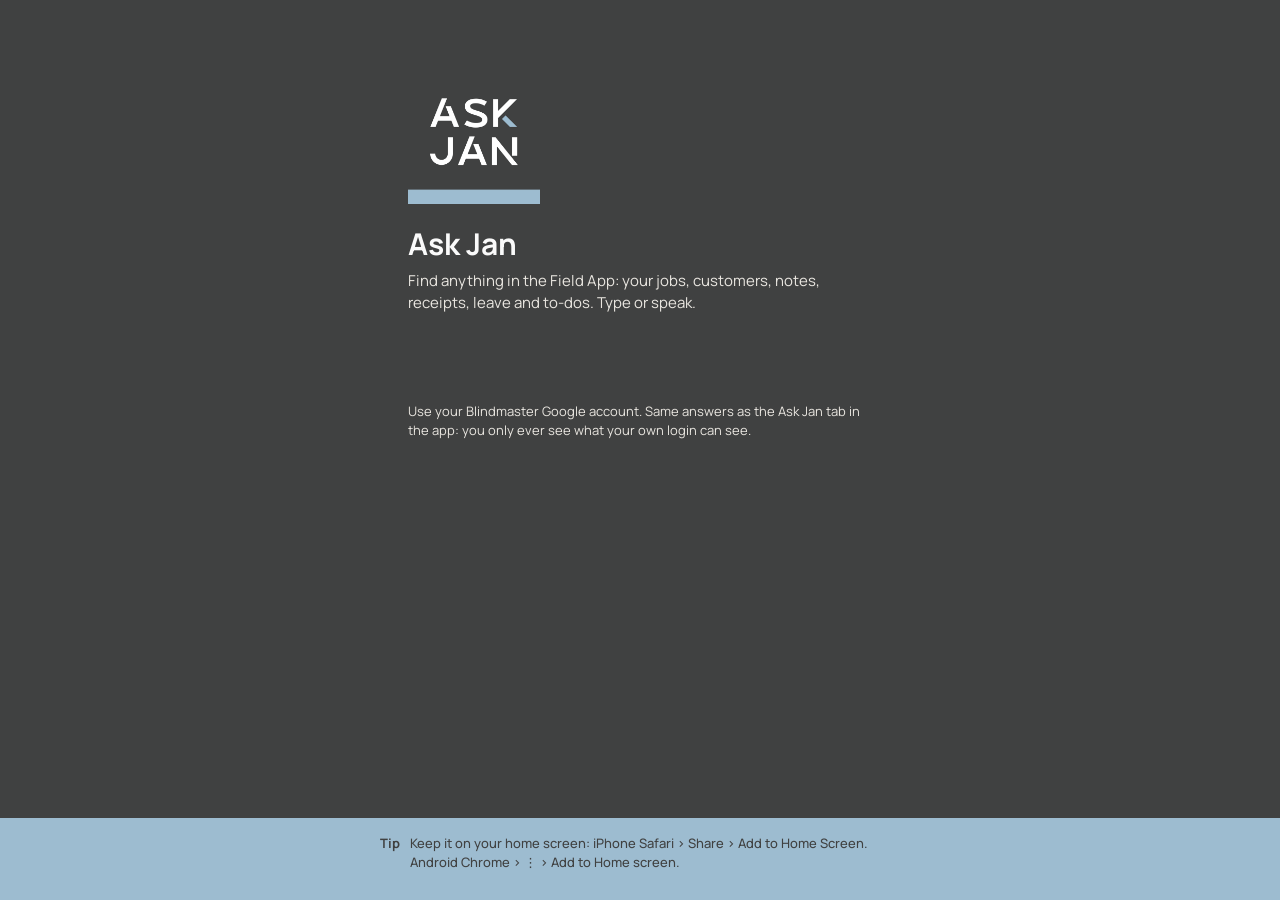
<file: ask-jan.html>
<!DOCTYPE html>
<html lang="en">
<head>
<meta charset="UTF-8">
<meta name="viewport" content="width=device-width, initial-scale=1.0, viewport-fit=cover">
<meta name="theme-color" content="#404141">
<meta name="apple-mobile-web-app-capable" content="yes">
<meta name="apple-mobile-web-app-title" content="Ask Jan">
<title>Blindmaster | Ask Jan</title>
<link rel="manifest" href="ask-jan.webmanifest?v=1">
<link rel="icon" href="ask-jan-favicon.ico?v=1" sizes="any">
<link rel="icon" type="image/png" sizes="192x192" href="ask-jan-icon-192.png?v=1">
<link rel="apple-touch-icon" sizes="180x180" href="ask-jan-icon-180.png?v=1">
<link rel="preconnect" href="https://fonts.googleapis.com">
<link href="https://fonts.googleapis.com/css2?family=Manrope:wght@400;500;700&display=swap" rel="stylesheet">
<script src="config.js"></script>
<script src="https://accounts.google.com/gsi/client" async defer></script>
<style>
  :root { --grey: #404141; --blue: #9DBCD0; --sand: #E9E6E0; --white: #FAFAFA; --ink: #404141; --muted: #5A5B5B; --err: #B03A2E; }
  * { box-sizing: border-box; }
  html, body { height: 100%; }
  body { margin: 0; background: var(--white); color: var(--ink); font-family: Manrope, system-ui, -apple-system, sans-serif; font-size: 15px; line-height: 1.45; -webkit-font-smoothing: antialiased; }
  button, input { font-family: inherit; font-size: inherit; color: inherit; }
  button { cursor: pointer; }
  :focus-visible { outline: 3px solid var(--grey); outline-offset: 2px; }
  .hidden { display: none !important; }
  svg.i { width: 18px; height: 18px; fill: none; stroke: currentColor; stroke-width: 1.75; stroke-linecap: round; stroke-linejoin: round; flex-shrink: 0; }

  /* sign in */
  #signin { min-height: 100%; background: var(--grey); color: var(--white); display: flex; flex-direction: column; }
  #signin .in { flex: 1; width: 100%; max-width: 520px; margin: 0 auto; padding: 72px 28px 32px; display: flex; flex-direction: column; gap: 22px; }
  #signin .logo { width: 132px; height: 132px; display: block; }
  #signin h1 { margin: 0 0 8px; font-size: 30px; line-height: 36px; }
  #signin p { margin: 0; color: var(--sand); }
  #signin .small { font-size: 13px; line-height: 19px; }
  #gsiBtn { min-height: 44px; }
  #signin .tip { background: var(--blue); color: var(--grey); font-size: 13px; line-height: 19px; font-weight: 500; padding: 16px 28px 28px; }
  #signin .tip .in2 { max-width: 520px; margin: 0 auto; display: flex; gap: 10px; }
  .notice { padding: 12px 14px; font-size: 14px; font-weight: 500; background: var(--sand); color: var(--ink); }
  .notice.err { background: #F3E9E9; border-left: 4px solid var(--err); }

  /* app */
  #app { height: 100%; display: flex; flex-direction: column; }
  header.top { flex-shrink: 0; position: relative; background: var(--grey); color: var(--white); display: flex; align-items: center; justify-content: space-between; gap: 12px; padding: 0 16px; padding-top: env(safe-area-inset-top); min-height: 64px; }
  header.top::after { content: ""; position: absolute; left: 0; right: 0; bottom: 0; height: 4px; background: var(--blue); }
  .brand { display: flex; align-items: center; gap: 10px; font-size: 18px; font-weight: 700; }
  .brand img { width: 34px; height: 34px; display: block; }
  .who { display: flex; flex-direction: column; align-items: flex-end; gap: 1px; font-size: 12px; text-align: right; }
  .who button { background: none; border: 0; padding: 4px 0; text-decoration: underline; font-size: 12px; color: var(--white); }
  .who .q { color: var(--blue); font-weight: 700; }
  .body { flex: 1; display: flex; min-height: 0; }
  aside.side { display: none; }
  main { flex: 1; display: flex; flex-direction: column; min-width: 0; min-height: 0; }
  #convo { flex: 1; overflow-y: auto; padding: 16px; display: flex; flex-direction: column; gap: 12px; }
  .sep { font-size: 12px; color: var(--muted); text-align: center; }
  .sep button { background: none; border: 0; padding: 0; text-decoration: underline; font-size: 12px; color: var(--muted); }
  .uq { align-self: flex-end; max-width: 82%; padding: 10px 14px; background: var(--grey); color: var(--white); font-size: 15px; white-space: pre-wrap; overflow-wrap: anywhere; }
  .ans { align-self: flex-start; max-width: 92%; display: flex; flex-direction: column; gap: 8px; padding: 12px 14px; background: var(--sand); border-left: 4px solid var(--blue); overflow-wrap: anywhere; }
  .ans.err { background: #F3E9E9; border-left-color: var(--err); }
  .ans .lbl { display: flex; align-items: center; gap: 6px; font-size: 12px; font-weight: 700; color: var(--muted); }
  .ans p { margin: 0; }
  .ans ul { margin: 0; padding-left: 20px; }
  .ans a { color: var(--ink); font-weight: 700; }
  .ans a.fa::after { content: " ↗"; font-weight: 700; }
  .busy p { color: var(--muted); }
  .act { display: flex; flex-direction: column; gap: 6px; padding: 12px; background: var(--white); }
  .act .t { font-weight: 700; font-size: 14px; }
  .act .row { display: flex; gap: 10px; font-size: 13px; }
  .act .row span { width: 82px; flex-shrink: 0; color: var(--muted); font-weight: 700; }
  .act .btns { display: flex; gap: 8px; margin-top: 4px; flex-wrap: wrap; }
  .btn { min-height: 44px; padding: 0 16px; border: 0; font-weight: 700; font-size: 14px; }
  .btn-dark { background: var(--grey); color: var(--white); }
  .btn-sand { background: var(--sand); }
  .btn-line { background: var(--white); border: 1.5px solid var(--grey); min-height: 36px; padding: 0 12px; font-size: 13px; }
  .btn:disabled { opacity: .6; cursor: default; }
  .done { display: flex; align-items: flex-start; gap: 8px; font-size: 13px; margin: 0; }
  .done > span { flex: 1; }
  .done .btn-line { margin-top: -6px; }
  .act .note { font-size: 13px; margin: 0; }
  .bar { flex-shrink: 0; padding: 10px 16px 14px; padding-bottom: calc(14px + env(safe-area-inset-bottom)); border-top: 1px solid var(--sand); display: flex; flex-direction: column; gap: 10px; background: var(--white); }
  .chips { display: flex; gap: 8px; overflow-x: auto; scrollbar-width: none; }
  .chips::-webkit-scrollbar { display: none; }
  .chip { flex-shrink: 0; min-height: 36px; padding: 0 12px; border: 1.5px solid var(--grey); background: var(--white); font-size: 13px; font-weight: 700; white-space: nowrap; }
  form.ask { display: flex; gap: 8px; }
  form.ask input { flex: 1; min-width: 0; min-height: 48px; padding: 0 12px; border: 0; background: var(--sand); font-size: 16px; }
  .mic { width: 48px; min-height: 48px; border: 0; background: var(--sand); display: flex; align-items: center; justify-content: center; }
  .mic.on { background: var(--grey); color: var(--white); outline: 3px solid var(--blue); }
  .send { min-height: 48px; padding: 0 16px; border: 0; background: var(--grey); color: var(--white); font-weight: 700; }
  .empty { color: var(--muted); }

  /* desktop */
  @media (min-width: 900px) {
    aside.side { display: flex; flex-direction: column; gap: 10px; width: 300px; flex-shrink: 0; background: var(--sand); padding: 22px 20px; overflow-y: auto; }
    aside.side b.h { font-size: 13px; letter-spacing: .02em; }
    aside.side .sug { text-align: left; min-height: 40px; padding: 8px 12px; border: 0; background: var(--white); font-size: 14px; }
    aside.side .rec { text-align: left; background: none; border: 0; padding: 4px 0; font-size: 13px; color: var(--muted); }
    aside.side .grow { flex: 1; }
    aside.side a { font-size: 13px; font-weight: 700; color: var(--ink); }
    #convo { padding: 24px max(40px, calc(100% - 900px)) 24px 40px; }
    .bar { padding-left: 40px; padding-right: 40px; }
    .bar > * { max-width: 860px; }
    .chips .mob { display: none; }
  }
</style>
</head>
<body>

<!-- SIGN IN -->
<div id="signin" class="hidden">
  <div class="in">
    <img class="logo" src="ask-jan-icon-512.png?v=1" alt="Ask Jan">
    <div><h1>Ask Jan</h1><p>Find anything in the Field App: your jobs, customers, notes, receipts, leave and to-dos. Type or speak.</p></div>
    <div id="gsiBtn"></div>
    <div id="signinErr" class="notice err hidden" role="alert"></div>
    <p class="small">Use your Blindmaster Google account. Same answers as the Ask Jan tab in the app: you only ever see what your own login can see.</p>
  </div>
  <div class="tip"><div class="in2"><b>Tip</b><span>Keep it on your home screen: iPhone Safari › Share › Add to Home Screen. Android Chrome › ⋮ › Add to Home screen.</span></div></div>
</div>

<!-- APP -->
<div id="app" class="hidden">
  <header class="top">
    <span class="brand"><img src="ask-jan-icon-192.png?v=1" alt="">Ask Jan</span>
    <span class="who"><span><b id="whoName"></b> · <button type="button" id="signOut">Sign out</button></span><span class="q" id="quota"></span></span>
  </header>
  <div class="body">
    <aside class="side" aria-label="Suggestions">
      <b class="h">TRY ASKING</b><div id="sideSug" style="display:flex;flex-direction:column;gap:8px"></div>
      <b class="h" style="margin-top:18px">RECENT</b><div id="sideRec" style="display:flex;flex-direction:column"></div>
      <span class="grow"></span>
      <a href="./" target="_blank" rel="noopener">Open the Field App ↗</a>
    </aside>
    <main>
      <div id="convo" aria-live="polite"></div>
      <div class="bar">
        <div class="chips" id="chips"></div>
        <form class="ask" id="askForm" autocomplete="off">
          <input id="askIn" placeholder="Ask about a job, a customer, your day…" enterkeyhint="send" aria-label="Your question">
          <button type="button" class="mic" id="mic" aria-label="Speak your question" title="Speak"><svg class="i" viewBox="0 0 24 24" style="width:20px;height:20px"><rect x="9" y="3" width="6" height="11" rx="3"/><path d="M5 11a7 7 0 0 0 14 0M12 18v3"/></svg></button>
          <button type="submit" class="send" id="sendBtn">Ask</button>
        </form>
      </div>
    </main>
  </div>
</div>

<script>
(function () {
  'use strict';
  var CFG = window.FIELD_APP_CONFIG || {};
  var API = CFG.API_URL, CLIENT = CFG.GOOGLE_CLIENT_ID;
  var $ = function (id) { return document.getElementById(id); };
  var SPARK = '<svg class="i" viewBox="0 0 24 24"><path d="M12 3l1.8 4.7L18.5 9.5l-4.7 1.8L12 16l-1.8-4.7L5.5 9.5l4.7-1.8z"/><path d="M19 15l.8 2.2L22 18l-2.2.8L19 21l-.8-2.2L16 18l2.2-.8z"/></svg>';
  var LOCK = '<svg class="i" viewBox="0 0 24 24" style="width:14px;height:14px"><rect x="5" y="11" width="14" height="10"/><path d="M8 11V7a4 4 0 0 1 8 0v4"/></svg>';
  var TICK = '<svg class="i" viewBox="0 0 24 24" style="stroke-width:2.5"><path d="M4 12l5 5L20 6"/></svg>';

  function esc(s) { return String(s == null ? '' : s).replace(/[&<>"']/g, function (c) { return { '&': '&amp;', '<': '&lt;', '>': '&gt;', '"': '&quot;', "'": '&#39;' }[c]; }); }
  function get(k) { try { return JSON.parse(localStorage.getItem(k)); } catch (e) { return null; } }
  function put(k, v) { try { if (v == null) localStorage.removeItem(k); else localStorage.setItem(k, JSON.stringify(v)); } catch (e) {} }

  /* ---------- sign-in: Google once, then the Field App's own 90-day session ---------- */
  var S = get('askjan-session') || {}; // { email, name, idToken, idExp, sess, sessExp, user }
  var st = { turns: [], busy: false, quota: null };
  function authParams() {
    if (S.sess && S.sessExp > Date.now() + 60000) return { session: S.sess };
    if (S.idToken && S.idExp * 1000 > Date.now() + 60000) return { idToken: S.idToken };
    return null;
  }
  function keep(user) {
    if (!user) return;
    S.user = { email: user.email, name: user.name, role: user.role, roles: user.roles || [], manager: !!user.manager };
    S.email = user.email; S.name = user.name;
    if (user.session) { S.sess = user.session; S.sessExp = user.sessionExp; }
    put('askjan-session', S);
  }
  function isAuthErr(msg) { return /sign in|sign-in|recognised|verified|blindmaster account|expired|switched off/i.test(msg || ''); }
  function apiGet(params) {
    var a = authParams(); if (!a) return Promise.reject(Object.assign(new Error('Please sign in.'), { auth: true }));
    var q = Object.assign({}, params, a);
    var url = API + '?' + Object.keys(q).map(function (k) { return encodeURIComponent(k) + '=' + encodeURIComponent(q[k]); }).join('&');
    return fetch(url, { redirect: 'follow' }).then(function (r) { return r.json(); }).then(done);
  }
  function apiPost(body) {
    var a = authParams(); if (!a) return Promise.reject(Object.assign(new Error('Please sign in.'), { auth: true }));
    return fetch(API, { method: 'POST', redirect: 'follow', headers: { 'Content-Type': 'text/plain;charset=utf-8' }, body: JSON.stringify(Object.assign({}, body, a)) })
      .then(function (r) { return r.json(); }).then(done);
  }
  function done(d) {
    if (!d.ok) { var e = new Error(d.error || 'Something went wrong.'); e.auth = isAuthErr(d.error); if (e.auth) signedOut(d.error); throw e; }
    if (d.user) keep(d.user);
    return d;
  }
  function decodeJwt(t) { try { return JSON.parse(decodeURIComponent(escape(atob(t.split('.')[1].replace(/-/g, '+').replace(/_/g, '/'))))); } catch (e) { return {}; } }
  function onCredential(resp) {
    var c = decodeJwt(resp.credential);
    if (S.email && c.email && String(c.email).toLowerCase() !== S.email) { put('askjan-turns-' + S.email, null); st.turns = []; }
    S = { idToken: resp.credential, idExp: c.exp, email: String(c.email || '').toLowerCase(), name: c.name };
    put('askjan-session', S);
    $('signinErr').classList.add('hidden');
    start();
  }
  function initGoogle() {
    if (!(window.google && google.accounts && google.accounts.id)) { setTimeout(initGoogle, 200); return; }
    google.accounts.id.initialize({ client_id: CLIENT, callback: onCredential, auto_select: true, cancel_on_tap_outside: false });
    google.accounts.id.renderButton($('gsiBtn'), { theme: 'filled_black', size: 'large', text: 'signin_with', shape: 'rectangular' });
    if (!authParams()) google.accounts.id.prompt();
  }
  function showSignIn(msg) {
    $('app').classList.add('hidden'); $('signin').classList.remove('hidden');
    if (msg) { $('signinErr').textContent = msg; $('signinErr').classList.remove('hidden'); }
    initGoogle();
  }
  function signedOut(msg) { S.sess = ''; S.sessExp = 0; S.idToken = ''; put('askjan-session', S); showSignIn(msg); }
  $('signOut').onclick = function () {
    if (S.email) put('askjan-turns-' + S.email, null);
    put('askjan-session', null); S = {}; st.turns = []; st.quota = null;
    try { google.accounts.id.disableAutoSelect(); } catch (e) {}
    showSignIn();
  };

  /* ---------- start ---------- */
  function start() {
    $('signin').classList.add('hidden'); $('app').classList.remove('hidden');
    st.turns = (get('askjan-turns-' + S.email) || []).map(function (t) { if (t.actions) t.actions.forEach(function (a) { if (a.status === 'busy') a.status = ''; }); return t; });
    render();
    apiGet({ action: 'askQuota' }).then(function (d) { st.quota = d.quota; render(); }, function (e) { if (!e.auth) showErrTurn(e.message); });
  }
  function save() { put('askjan-turns-' + S.email, st.turns.slice(-30)); }

  /* ---------- suggestions ---------- */
  function suggestions() {
    var u = S.user || {}, roles = [u.role].concat(u.roles || []).join(' ');
    if (u.manager) return ['What needs me today?', 'Tickets expiring in the next 60 days', 'Vehicles due for rego or service', 'Who\'s on leave this month?'];
    if (/office|admin/i.test(roles)) return ['Unconfirmed bookings this week', 'Who\'s free Thursday afternoon?', 'Who\'s away next week?', 'Jobs in Manly this month'];
    if (/sales|pm/i.test(roles)) return ['My consults this week', 'Jobs I\'m booked on next week', 'Request a day off', 'My leave'];
    return ['What\'s on tomorrow?', 'Where is my next job?', 'Request a day off', 'When do my tickets expire?'];
  }

  /* ---------- answers: light Markdown; app links open the Field App in a new tab ---------- */
  function md(text) {
    var lines = esc(text || '').split('\n'), out = [], list = false;
    var inline = function (s) {
      return s.replace(/\*\*([^*]+)\*\*/g, '<b>$1</b>').replace(/\[([^\]]+)\]\(((?:#\/|https:\/\/)[^)\s]+)\)/g, function (m, label, href) {
        var app = /^#\//.test(href);
        return '<a href="' + (app ? './' + href : href) + '" target="_blank" rel="noopener"' + (app ? ' class="fa" title="Opens in the Field App"' : '') + '>' + label + '</a>';
      });
    };
    lines.forEach(function (l) {
      var m = l.match(/^\s*[-•*]\s+(.*)$/);
      if (m) { if (!list) { out.push('<ul>'); list = true; } out.push('<li>' + inline(m[1]) + '</li>'); return; }
      if (list) { out.push('</ul>'); list = false; }
      if (/^#{1,3}\s+/.test(l)) l = '<b>' + l.replace(/^#{1,3}\s+/, '') + '</b>';
      if (l.trim()) out.push('<p>' + inline(l) + '</p>');
    });
    if (list) out.push('</ul>');
    return out.join('');
  }
  function actions(t, ti) {
    return (t.actions || []).map(function (a, ai) {
      var rows = (a.rows || []).map(function (r) { return '<div class="row"><span>' + esc(r[0]) + '</span><b>' + esc(r[1]) + '</b></div>'; }).join('');
      var foot, k = ti + ':' + ai;
      if (a.status === 'done') foot = '<p class="done">' + TICK + '<span>' + esc(a.doneText) + '</span>' + (a.link ? ' <a href="./' + a.link + '" target="_blank" rel="noopener" class="fa">Open</a>' : '') +
        (a.undo ? ' <button type="button" class="btn btn-line" data-undo="' + k + '">Undo</button>' : '') + '</p>';
      else if (a.status === 'undone') foot = '<p class="note">Removed from your list.</p>';
      else if (a.status === 'cancelled') foot = '<p class="note">Cancelled. Nothing was sent.</p>';
      else foot = (a.note ? '<p class="note">' + esc(a.note) + '</p>' : '') + (a.error ? '<p class="notice err" style="margin:0">' + esc(a.error) + '</p>' : '') +
        '<div class="btns"><button type="button" class="btn btn-dark" data-ok="' + k + '"' + (a.status === 'busy' ? ' disabled' : '') + '>' + esc(a.status === 'busy' ? 'Sending…' : a.confirmLabel || 'Confirm') + '</button>' +
        '<button type="button" class="btn btn-sand" data-no="' + k + '"' + (a.status === 'busy' ? ' disabled' : '') + '>Cancel</button></div>';
      return '<div class="act"><span class="t">' + esc(a.title) + '</span>' + rows + foot + '</div>';
    }).join('');
  }
  function quotaText() { var q = st.quota; return q ? q.left + (q.left === 1 ? ' question' : ' questions') + ' left today' : ''; }

  function render() {
    $('whoName').textContent = (S.user && S.user.name) || S.name || S.email || '';
    $('quota').textContent = quotaText();
    var today = new Date().toDateString(), lastDay = '';
    var html = st.turns.map(function (t, ti) {
      var day = t.at ? new Date(t.at).toDateString() : today, sep = '';
      if (day !== lastDay) { sep = '<div class="sep">' + (day === today ? 'Today' : new Date(t.at).toLocaleDateString('en-AU', { weekday: 'short', day: 'numeric', month: 'short' })) + (ti === 0 ? ' · kept on this phone · <button type="button" id="clearBtn">Clear</button>' : '') + '</div>'; lastDay = day; }
      var a = !t.a ? '<div class="ans busy"><span class="lbl">' + SPARK + 'Ask Jan</span><p>Looking that up…</p></div>' :
        '<div class="ans' + (t.err ? ' err' : '') + '"><span class="lbl">' + (t.err ? LOCK + 'Couldn\'t answer' : SPARK + 'Ask Jan') + '</span>' + (t.err ? '<p>' + esc(t.a) + '</p>' : md(t.a)) + actions(t, ti) + '</div>';
      return sep + (t.q ? '<div class="uq">' + esc(t.q) + '</div>' : '') + a;
    }).join('');
    $('convo').innerHTML = html || '<p class="empty">Ask about a job, a customer, your day or your tickets. Try one of the suggestions below.</p>';
    var cv = $('convo'); cv.scrollTop = cv.scrollHeight;
    var sug = suggestions();
    $('chips').innerHTML = sug.map(function (s, i) { return '<button type="button" class="chip' + (i > 2 ? ' mob' : '') + '" data-q="' + esc(s) + '">' + esc(s) + '</button>'; }).join('') +
      '<button type="button" class="chip" data-q="My to-dos">My to-dos</button>';
    $('sideSug').innerHTML = sug.map(function (s) { return '<button type="button" class="sug" data-q="' + esc(s) + '">' + esc(s) + '</button>'; }).join('');
    var recent = []; st.turns.slice().reverse().forEach(function (t) { if (t.q && recent.indexOf(t.q) < 0 && recent.length < 6) recent.push(t.q); });
    $('sideRec').innerHTML = recent.length ? recent.map(function (q) { return '<button type="button" class="rec" data-q="' + esc(q) + '">' + esc(q) + '</button>'; }).join('') : '<span class="rec">Nothing yet</span>';
    $('askIn').disabled = st.busy; $('sendBtn').disabled = st.busy;
    var c = $('clearBtn'); if (c) c.onclick = function () { if (confirm('Clear this conversation from this phone?')) { st.turns = []; save(); render(); } };
  }
  function showErrTurn(msg) { st.turns.push({ q: '', a: msg, err: true, at: Date.now() }); render(); }

  /* ---------- asking ---------- */
  function send(q) {
    q = String(q || '').trim();
    if (!q || st.busy) return;
    var history = st.turns.filter(function (t) { return t.q && t.a && !t.err; }).slice(-6).map(function (t) { return { q: t.q, a: t.a }; });
    var turn = { q: q, a: '', at: Date.now() };
    st.turns.push(turn); st.busy = true; $('askIn').value = ''; render();
    apiPost({ action: 'askJan', question: q, history: history }).then(function (r) {
      turn.a = r.answer; turn.actions = r.actions || []; if (r.quota) st.quota = r.quota;
    }, function (e) {
      turn.a = e.message; turn.err = true;
      if (/limit of \d+/.test(e.message || '') && st.quota) st.quota.left = 0;
    }).then(function () { st.busy = false; save(); render(); if (window.matchMedia('(min-width: 900px)').matches) $('askIn').focus(); });
  }
  $('askForm').onsubmit = function (e) { e.preventDefault(); send($('askIn').value); };
  document.addEventListener('click', function (e) {
    var b = e.target.closest && e.target.closest('[data-q],[data-ok],[data-no],[data-undo]');
    if (!b) return;
    if (b.hasAttribute('data-q')) return send(b.getAttribute('data-q'));
    var key = (b.getAttribute('data-ok') || b.getAttribute('data-no') || b.getAttribute('data-undo')).split(':');
    var a = st.turns[+key[0]] && st.turns[+key[0]].actions[+key[1]];
    if (!a) return;
    if (b.hasAttribute('data-undo')) {
      b.disabled = true; b.textContent = 'Undoing…';
      apiPost(a.undo).then(function () { a.status = 'undone'; }, function (er) { a.error = er.message; }).then(function () { save(); render(); });
      return;
    }
    if (a.status === 'done' || a.status === 'busy') return;
    if (b.hasAttribute('data-no')) { a.status = 'cancelled'; save(); return render(); }
    a.status = 'busy'; a.error = ''; render();
    apiPost(a.payload).then(function (r) {
      a.status = 'done';
      if (a.kind === 'leave') { a.doneText = 'Sent. Simon or Troy will approve it and you\'ll get an email.'; a.link = r.id ? '#/leave/' + encodeURIComponent(r.id) : '#/leave'; }
      else { a.doneText = 'Saved to your to-do list.'; a.link = '#/todo'; }
    }, function (er) { a.status = ''; a.error = er.message; }).then(function () { save(); render(); });
  });
  document.addEventListener('keydown', function (e) {
    if (e.key === '/' && document.activeElement !== $('askIn') && !$('app').classList.contains('hidden')) { e.preventDefault(); $('askIn').focus(); }
  });

  /* ---------- voice ---------- */
  var rec = null, recOn = false;
  $('mic').onclick = function () {
    var SR = window.SpeechRecognition || window.webkitSpeechRecognition;
    if (!SR) { alert('Voice input isn\'t supported in this browser. Try Safari on iPhone or Chrome on Android.'); return; }
    if (recOn) { rec.stop(); return; }
    rec = new SR(); rec.lang = 'en-AU'; rec.interimResults = false; rec.continuous = false;
    rec.onresult = function (ev) { var said = Array.prototype.map.call(ev.results, function (r) { return r[0].transcript; }).join(' ').trim(); var cur = $('askIn').value.trim(); $('askIn').value = (cur ? cur + ' ' : '') + said; };
    rec.onend = rec.onerror = function () { recOn = false; $('mic').classList.remove('on'); if ($('askIn').value.trim()) send($('askIn').value); };
    rec.start(); recOn = true; $('mic').classList.add('on');
  };

  /* ---------- go ---------- */
  if (!API || !CLIENT) { document.body.innerHTML = '<p style="padding:24px">Setup needed: config.js with API_URL and GOOGLE_CLIENT_ID must sit next to this page.</p>'; return; }
  if (authParams()) start(); else showSignIn();
  document.addEventListener('visibilitychange', function () { if (document.visibilityState === 'visible' && authParams() && !st.busy && !$('app').classList.contains('hidden')) apiGet({ action: 'askQuota' }).then(function (d) { st.quota = d.quota; render(); }, function () {}); });
})();
</script>
</body>
</html>
</file>
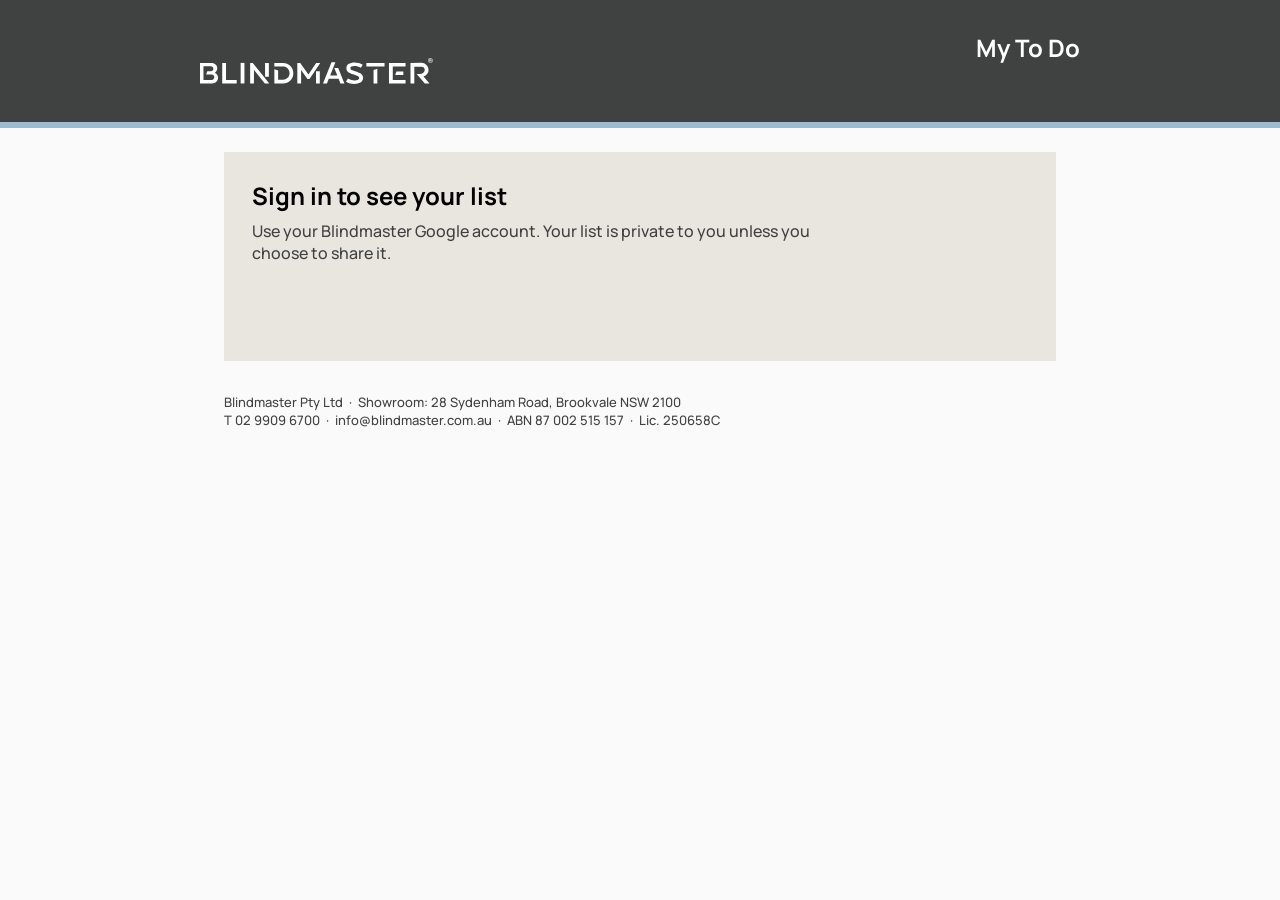
<file: blindmaster-todo.html>
<!DOCTYPE html>
<html lang="en">
<head>
<meta charset="UTF-8">
<meta name="viewport" content="width=device-width, initial-scale=1.0">
<meta name="theme-color" content="#404141">
<link rel="icon" href="icons/favicon.ico?v=3" sizes="any">
<link rel="icon" type="image/png" sizes="32x32" href="icons/todo-icon-32.png?v=3">
<link rel="icon" type="image/png" sizes="192x192" href="icons/todo-icon-192.png?v=3">
<link rel="apple-touch-icon" sizes="180x180" href="icons/todo-icon-180.png?v=3">
<link rel="manifest" href="blindmaster-todo.webmanifest?v=3">
<meta name="apple-mobile-web-app-title" content="My To Do">
<title>Blindmaster | My To Do</title>
<link rel="preconnect" href="https://fonts.googleapis.com">
<link href="https://fonts.googleapis.com/css2?family=Manrope:wght@400;500;700&display=swap" rel="stylesheet">
<script src="https://accounts.google.com/gsi/client" async defer></script>
<style>
  /* Blindmaster design guide tokens */
  :root {
    --monument-grey: #404141; --pastel-blue: #9DBCD0; --sandstone: #E9E6E0; --natural-white: #FAFAFA;
    --black: #000000; --white: #FFFFFF;
    --space-inset: 28px; --space-gutter: 29px; --space-margin: 24px;
  }
  * { box-sizing: border-box; }
  body { margin: 0; font-family: Manrope, system-ui, sans-serif; font-weight: 400; font-size: 16px; line-height: 22px; background: var(--natural-white); color: var(--black); padding-bottom: 48px; }
  button, input, select { font-family: inherit; font-size: 16px; }
  :focus-visible { outline: 3px solid var(--monument-grey); outline-offset: 2px; }
  .hidden { display: none !important; }
  svg.icon { width: 20px; height: 20px; fill: none; stroke: currentColor; stroke-width: 2; stroke-linecap: square; stroke-linejoin: miter; display: block; }

  /* Header: JobReportHeader component */
  .header { background: var(--monument-grey); color: var(--white); padding: 32px var(--space-margin) 44px; position: relative; overflow: hidden; }
  .header::after { content: ""; position: absolute; left: 0; right: 0; bottom: 0; height: 6px; background: var(--pastel-blue); }
  .header-inner { max-width: 880px; margin: 0 auto; display: flex; justify-content: space-between; align-items: flex-end; flex-wrap: wrap; gap: 16px; }
  .brand-logo { height: 26px; width: auto; display: block; }
  .doc-title { text-align: right; }
  .doc-title h1 { margin: 0; font-size: 24px; line-height: 32px; font-weight: 700; color: var(--white); }
  #status { font-size: 13px; line-height: 18px; font-weight: 500; color: var(--pastel-blue); margin-top: 2px; min-height: 18px; }
  .who { font-size: 13px; line-height: 18px; font-weight: 500; color: var(--sandstone); margin-top: 4px; }
  .who .name { font-weight: 700; color: var(--white); }
  .who button { background: none; border: none; color: var(--sandstone); text-decoration: underline; cursor: pointer; font-size: 13px; font-weight: 500; padding: 8px 0; }
  .header :focus-visible { outline-color: var(--pastel-blue); }
  @media (max-width: 600px) { .header-inner { flex-direction: column; align-items: flex-start; } .doc-title { text-align: left; } .doc-title h1 { font-size: 22px; line-height: 28px; } }

  .wrap { max-width: 880px; margin: 24px auto 0; padding: 0 var(--space-margin); }
  .card { background: var(--sandstone); padding: var(--space-inset); margin-bottom: 16px; }
  @media (max-width: 600px) { .card { padding: 18px; } }

  .notice { padding: 14px 16px; font-size: 14px; line-height: 20px; font-weight: 500; margin-bottom: 16px; }
  .notice.info { background: var(--pastel-blue); color: var(--monument-grey); }
  .notice.warn, .notice.err { background: var(--monument-grey); color: var(--white); }

  /* sign in */
  #signin { text-align: left; }
  #signin h2 { margin: 0 0 8px; font-size: 24px; line-height: 32px; font-weight: 700; }
  #signin p { margin: 0 0 20px; color: var(--monument-grey); font-weight: 500; max-width: 60ch; }
  #gsiBtn { display: inline-block; min-height: 44px; }

  /* controls */
  .add-row { display: flex; gap: 8px; }
  .add-row input[type=text] { flex: 1; min-width: 0; }
  input[type=text], input[type=date], select { width: 100%; padding: 12px; border: 2px solid var(--monument-grey); border-radius: 0; color: var(--black); background: var(--white); min-height: 48px; }
  input[type=text]::placeholder { color: var(--monument-grey); opacity: .75; }
  .btn { border: none; border-radius: 0; padding: 12px 20px; font-weight: 700; cursor: pointer; min-height: 48px; }
  .btn-accent { background: var(--pastel-blue); color: var(--monument-grey); }
  .btn-accent:hover { background: var(--monument-grey); color: var(--white); }
  .btn-dark { background: var(--monument-grey); color: var(--white); }
  .btn-dark:hover { background: var(--black); }
  .btn-plain { background: var(--white); color: var(--monument-grey); border: 2px solid var(--monument-grey); }
  .btn-mic { background: var(--monument-grey); color: var(--white); width: 48px; padding: 0; display: flex; align-items: center; justify-content: center; }
  .btn-mic.recording { background: var(--black); outline: 3px solid var(--pastel-blue); outline-offset: 0; animation: pulse 1.4s infinite; }
  @keyframes pulse { 50% { outline-color: var(--monument-grey); } }
  @media (prefers-reduced-motion: reduce) { .btn-mic.recording { animation: none; } }
  .link-btn { background: none; border: none; color: var(--monument-grey); font-size: 14px; font-weight: 700; text-decoration: underline; cursor: pointer; padding: 12px 0 0; }

  .fields { display: grid; grid-template-columns: 1fr 1fr; gap: 16px; margin-top: 16px; }
  .fields .full { grid-column: 1 / -1; }
  .fields label { display: block; font-size: 13px; line-height: 18px; font-weight: 700; color: var(--monument-grey); margin-bottom: 6px; }
  .fields .check { display: flex; align-items: center; gap: 10px; font-size: 14px; line-height: 20px; font-weight: 500; color: var(--black); margin: 0; }
  input[type=checkbox], input[type=radio] { accent-color: var(--monument-grey); }
  .fields .check input { width: 22px; height: 22px; flex-shrink: 0; }
  @media (max-width: 520px) { .fields { grid-template-columns: 1fr; } }

  /* tabs & filters */
  .tabs { display: flex; gap: 8px; margin-bottom: 16px; }
  .tab { flex: 1; background: var(--sandstone); border: none; border-radius: 0; padding: 12px; font-weight: 700; color: var(--monument-grey); cursor: pointer; min-height: 48px; }
  .tab.active { background: var(--monument-grey); color: var(--white); }
  .filters { display: flex; gap: 8px; align-items: center; flex-wrap: wrap; margin-bottom: 16px; }
  .seg { background: var(--white); border: none; border-radius: 0; padding: 8px 16px; font-size: 14px; font-weight: 700; color: var(--monument-grey); cursor: pointer; min-height: 40px; }
  .seg.active { background: var(--monument-grey); color: var(--white); }
  .active-filter { background: var(--pastel-blue); border: none; border-radius: 0; color: var(--monument-grey); padding: 8px 14px; font-size: 14px; font-weight: 700; cursor: pointer; min-height: 40px; }

  /* tasks: white rows on the sandstone panel */
  #taskList, #sharedTasks { display: flex; flex-direction: column; gap: 8px; }
  .task { display: flex; gap: 14px; align-items: flex-start; padding: 14px 16px; background: var(--white); }
  .tick { width: 28px; height: 28px; border-radius: 0; border: 2px solid var(--monument-grey); background: var(--white); color: var(--white); cursor: pointer; flex-shrink: 0; margin-top: 0; display: flex; align-items: center; justify-content: center; padding: 0; }
  .tick .icon { width: 18px; height: 18px; stroke-width: 3; }
  .tick.done { background: var(--monument-grey); }
  .tick:disabled { cursor: default; }
  .task-main { flex: 1; min-width: 0; }
  .task-text { font-size: 16px; line-height: 22px; font-weight: 500; overflow-wrap: anywhere; background: none; border: none; text-align: left; padding: 0; width: 100%; color: var(--black); cursor: pointer; }
  .task.is-done .task-text { text-decoration: line-through; color: var(--monument-grey); }
  .task-text.readonly { cursor: default; }
  .meta { display: flex; flex-wrap: wrap; gap: 6px; margin-top: 8px; align-items: center; }
  .chip { font-size: 13px; line-height: 18px; font-weight: 500; padding: 2px 10px; background: var(--sandstone); color: var(--monument-grey); border: none; border-radius: 0; }
  .chip.link { background: var(--pastel-blue); color: var(--monument-grey); font-weight: 700; cursor: pointer; }
  span.chip.link { cursor: default; }
  .chip.due.overdue { background: var(--monument-grey); color: var(--white); font-weight: 700; }
  .chip.due.today { background: var(--pastel-blue); color: var(--monument-grey); font-weight: 700; }
  .chip.high { background: var(--black); color: var(--white); font-weight: 700; }
  a.open-link { font-size: 13px; font-weight: 700; color: var(--monument-grey); }
  .editor { margin-top: 12px; padding: var(--space-inset); background: var(--sandstone); }
  @media (max-width: 600px) { .editor { padding: 14px; } }
  .editor .actions { display: flex; gap: 8px; margin-top: 16px; flex-wrap: wrap; }
  .empty { text-align: left; color: var(--monument-grey); font-weight: 500; padding: 4px 0; }

  /* sharing */
  details.share summary { cursor: pointer; font-weight: 700; font-size: 16px; min-height: 28px; }
  .share-opt { display: flex; gap: 12px; align-items: flex-start; padding: 10px 0; font-weight: 700; }
  .share-opt input { width: 22px; height: 22px; margin: 0; flex-shrink: 0; }
  .share-opt small { display: block; color: var(--monument-grey); font-weight: 500; font-size: 14px; line-height: 20px; margin-top: 2px; }
  .people { margin: 0 0 8px 34px; display: none; }
  .people.show { display: block; }
  .people label { display: flex; gap: 10px; align-items: center; padding: 6px 0; font-weight: 500; }
  .people input { width: 22px; height: 22px; }

  .owners { display: flex; flex-wrap: wrap; gap: 8px; margin-bottom: 16px; }
  .owner-btn { background: var(--white); border: none; border-radius: 0; padding: 10px 16px; font-weight: 700; color: var(--monument-grey); cursor: pointer; min-height: 48px; }
  .owner-btn.active { background: var(--monument-grey); color: var(--white); }

  body.embed .header, body.embed .footer-note { display: none; }
  body.embed .wrap { margin-top: 12px; }
  .footer-note { max-width: 880px; margin: 32px auto 0; padding: 0 var(--space-margin); font-size: 13px; line-height: 18px; font-weight: 500; color: var(--monument-grey); }
</style>
</head>
<body>

<div class="header">
  <div class="header-inner">
    <div class="brand-mark">
      <img src="[data-uri]" alt="Blindmaster" class="brand-logo">
    </div>
    <div class="doc-title">
      <h1>My To Do</h1>
      <div id="status"></div>
      <div class="who hidden" id="who">
        <span class="name" id="whoName"></span> &nbsp;&middot;&nbsp; <button type="button" id="signOutBtn">Sign out</button>
      </div>
    </div>
  </div>
</div>

<div class="wrap">

  <div id="setupNotice" class="notice err hidden"></div>
  <div id="banner" class="notice hidden"></div>

  <!-- SIGN IN -->
  <div id="signin" class="card hidden">
    <h2>Sign in to see your list</h2>
    <p>Use your Blindmaster Google account. Your list is private to you unless you choose to share it.</p>
    <div id="gsiBtn"></div>
  </div>

  <!-- APP -->
  <div id="app" class="hidden">

    <div id="reauth" class="notice warn hidden">
      <div style="margin-bottom:8px;">Sign in again to sync. Your changes are saved on this device and will upload once you're signed in.</div>
      <div id="gsiBtn2"></div>
    </div>

    <div class="tabs">
      <button type="button" class="tab active" id="tabMine">My list</button>
      <button type="button" class="tab" id="tabShared">Shared with me</button>
    </div>

    <!-- MY LIST -->
    <div id="viewMine">
      <div class="card">
        <div class="add-row">
          <input type="text" id="newText" placeholder="Add a task…" autocomplete="off" enterkeyhint="done" aria-label="New task">
          <button type="button" class="btn btn-mic" id="micBtn" title="Fill by voice" aria-label="Fill by voice"><svg class="icon" viewBox="0 0 24 24" aria-hidden="true"><rect x="9" y="3" width="6" height="12"/><path d="M5 11v1a7 7 0 0 0 14 0v-1M12 19v3"/></svg></button>
          <button type="button" class="btn btn-accent" id="addBtn">Add</button>
        </div>
        <button type="button" class="link-btn" id="detailsToggle">Add date, link or priority</button>
        <div id="addDetails" class="hidden"></div>
      </div>

      <div class="card">
        <div class="filters">
          <button type="button" class="seg active" data-filter="open">Open</button>
          <button type="button" class="seg" data-filter="done">Done</button>
          <button type="button" class="seg" data-filter="all">All</button>
          <button type="button" class="active-filter hidden" id="linkFilterChip"></button>
        </div>
        <div id="taskList"></div>
      </div>

      <div class="card">
        <details class="share" id="shareBox">
          <summary id="shareSummary">Who can see my list</summary>
          <div id="shareBody" style="margin-top:10px;"></div>
        </details>
      </div>
    </div>

    <!-- SHARED -->
    <div id="viewShared" class="hidden">
      <div class="card">
        <div id="ownerList" class="owners"></div>
        <div id="sharedStatus" class="empty"></div>
        <div id="sharedTasks"></div>
      </div>
    </div>

  </div>
</div>

<div class="footer-note">
  Blindmaster Pty Ltd &nbsp;&middot;&nbsp; Showroom: 28 Sydenham Road, Brookvale NSW 2100<br>
  T 02 9909 6700 &nbsp;&middot;&nbsp; info@blindmaster.com.au &nbsp;&middot;&nbsp; ABN 87 002 515 157 &nbsp;&middot;&nbsp; Lic. 250658C
</div>

<script>
/* ===================== CONFIG — edit these two lines ===================== */
const ENDPOINT = 'https://script.google.com/macros/s/AKfycby8NMk1Bs9bwDznUcBFfhYP5kr2JkDIDi2_Oe8kHKwl2ZFJxBfRrTaCS3n-is8HAkGwnA/exec'; // the Field App script: same list as the app's Me › My to do
const GOOGLE_CLIENT_ID = '109655414089-70sej679mor7qm4kjfs42djvitfjnrjg.apps.googleusercontent.com';
/* ========================================================================= */

const LINK_TYPES = ['Project', 'Opportunity', 'Quotation', 'Sales Order'];

// Where a record's "Open" link goes. Projects open a Drive search for the JR#
// folder. Fill in the others once you know the NetSuite URL pattern, e.g.
//   'Quotation': ref => 'https://3815965.app.netsuite.com/...' + encodeURIComponent(ref)
const LINK_URLS = {
  'Project': ref => 'https://drive.google.com/drive/search?q=' + encodeURIComponent('JR#' + ref),
  'Opportunity': null,
  'Quotation': null,
  'Sales Order': null
};

const configured = !ENDPOINT.startsWith('PASTE') && !GOOGLE_CLIENT_ID.startsWith('PASTE');

/* ---------------- small helpers ---------------- */
function $(id) { return document.getElementById(id); }
function el(tag, attrs, ...kids) {
  const node = document.createElement(tag);
  Object.entries(attrs || {}).forEach(([k, v]) => {
    if (v === false || v === null || v === undefined) return;
    if (k === 'class') node.className = v;
    else if (k.startsWith('on')) node.addEventListener(k.slice(2), v);
    else if (k === 'text') node.textContent = v;
    else node.setAttribute(k, v === true ? '' : v);
  });
  kids.flat().forEach(c => { if (c !== null && c !== undefined && c !== false) node.append(c.nodeType ? c : document.createTextNode(c)); });
  return node;
}
function icon(name) {
  const d = document.createElement('span');
  d.innerHTML = '<svg class="icon" viewBox="0 0 24 24" aria-hidden="true"><path d="M4 12l5 5L20 6"/></svg>';
  return d.firstChild;
}
function uuid() {
  if (window.crypto && crypto.randomUUID) return crypto.randomUUID();
  return 'xxxxxxxx-xxxx-4xxx-yxxx-xxxxxxxxxxxx'.replace(/[xy]/g, c => { const r = Math.random() * 16 | 0; return (c === 'x' ? r : (r & 3 | 8)).toString(16); });
}
function todayStr() { const d = new Date(); return d.getFullYear() + '-' + String(d.getMonth() + 1).padStart(2, '0') + '-' + String(d.getDate()).padStart(2, '0'); }
function parseDay(s) { const [y, m, d] = s.split('-').map(Number); return new Date(y, m - 1, d); }
function dueInfo(due) {
  if (!due) return null;
  const diff = Math.round((parseDay(due) - parseDay(todayStr())) / 86400000);
  const label = parseDay(due).toLocaleDateString('en-AU', { weekday: 'short', day: 'numeric', month: 'short' });
  if (diff < 0) return { text: 'Overdue · ' + label, cls: 'overdue' };
  if (diff === 0) return { text: 'Due today', cls: 'today' };
  if (diff === 1) return { text: 'Due tomorrow', cls: '' };
  return { text: 'Due ' + label, cls: '' };
}

/* ---------------- state ---------------- */
let session = { token: '', email: '', name: '', exp: 0 };
let store = emptyStore();
let filter = 'open';
let linkFilter = null;       // { type, ref }
let editingId = null;
let lastSynced = null;
let syncing = false, syncAgain = false, authProblem = false;
let viewing = { owner: '', name: '', tasks: null, error: '', loading: false };
let addFields = null, keepLink = false;

function emptyStore() { return { tasks: [], sharing: { mode: 'private', people: [] }, staff: [], sharedWithMe: [], queue: [], meName: '' }; }
function cacheKey(email) { return 'bm_todo_state_' + email; }
function persist() { if (session.email) try { localStorage.setItem(cacheKey(session.email), JSON.stringify(store)); } catch (e) {} }
function loadCache(email) {
  try { const raw = localStorage.getItem(cacheKey(email)); if (raw) return Object.assign(emptyStore(), JSON.parse(raw)); } catch (e) {}
  return emptyStore();
}

/* ---------------- sign-in (Google Identity Services) ---------------- */
function decodeJwt(token) {
  const b64 = token.split('.')[1].replace(/-/g, '+').replace(/_/g, '/');
  const bytes = Uint8Array.from(atob(b64), c => c.charCodeAt(0));
  return JSON.parse(new TextDecoder().decode(bytes));
}
function sessionValid() { return !!session.token && session.exp * 1000 > Date.now() + 30000; }

function onCredential(resp) {
  try {
    const p = decodeJwt(resp.credential);
    session = { token: resp.credential, email: String(p.email || '').toLowerCase(), name: p.name || '', exp: p.exp || 0 };
    try { localStorage.setItem('bm_todo_last_email', session.email); } catch (e) {}
    authProblem = false;
    store = loadCache(session.email);
    showApp();
    sync();
  } catch (e) { showBanner('err', 'Sign-in failed. Please try again.'); }
}

function initGoogle() {
  if (!configured) return;
  if (!(window.google && google.accounts && google.accounts.id)) { setTimeout(initGoogle, 200); return; }
  google.accounts.id.initialize({ client_id: GOOGLE_CLIENT_ID, callback: onCredential, auto_select: true, cancel_on_tap_outside: false });
  google.accounts.id.renderButton($('gsiBtn'), { theme: 'filled_blue', size: 'large', text: 'signin_with', shape: 'rectangular' });
  google.accounts.id.renderButton($('gsiBtn2'), { theme: 'filled_blue', size: 'medium', text: 'signin_with', shape: 'rectangular' });
  if (!sessionValid()) google.accounts.id.prompt();
}

$('signOutBtn').addEventListener('click', () => {
  if (store.queue.length && !confirm(store.queue.length + ' change(s) have not synced yet and will be lost if you sign out. Sign out anyway?')) return;
  try { localStorage.removeItem(cacheKey(session.email)); localStorage.removeItem('bm_todo_last_email'); } catch (e) {}
  if (window.google && google.accounts) google.accounts.id.disableAutoSelect();
  session = { token: '', email: '', name: '', exp: 0 };
  store = emptyStore();
  viewing = { owner: '', name: '', tasks: null, error: '', loading: false };
  $('app').classList.add('hidden'); $('who').classList.add('hidden');
  $('signin').classList.remove('hidden');
  setStatus();
});

/* ---------------- network ---------------- */
async function api(payload) {
  const res = await fetch(ENDPOINT, { method: 'POST', body: JSON.stringify(Object.assign({ idToken: session.token }, payload)) });
  let data;
  try { data = await res.json(); } catch (e) { throw Object.assign(new Error('The server sent back an unexpected response.'), { code: 'bad' }); }
  if (!data.ok) throw Object.assign(new Error(data.error || 'Something went wrong.'), { code: data.code || 'error' });
  return data;
}

function applyOp(tasks, op) {
  if (op.type === 'delete') { const i = tasks.findIndex(t => t.id === op.id); if (i > -1) tasks.splice(i, 1); }
  else if (op.type === 'upsert') { const i = tasks.findIndex(t => t.id === op.task.id); if (i > -1) tasks[i] = op.task; else tasks.push(op.task); }
}

function absorbState(res) {
  store.tasks = res.tasks; store.sharing = res.sharing; store.staff = res.staff;
  store.sharedWithMe = res.sharedWithMe; store.meName = res.me.name;
}

async function sync() {
  if (!session.email) return;
  if (!navigator.onLine || !sessionValid()) { setStatus(); if (!sessionValid() && session.email) needSignIn(); return; }
  if (syncing) { syncAgain = true; return; }
  syncing = true; setStatus();
  try {
    const sent = store.queue.slice();
    const res = await api({ action: 'sync', ops: sent });
    store.queue.splice(0, sent.length);
    absorbState(res);
    store.queue.forEach(op => applyOp(store.tasks, op));   // anything added while the request was in flight
    lastSynced = new Date(); authProblem = false;
    $('reauth').classList.add('hidden');
    persist(); render();
  } catch (err) {
    if (err.code === 'auth') { session.token = ''; needSignIn(); }
    else if (err.code === 'forbidden') showBanner('err', err.message);
    else if (navigator.onLine) showBanner('warn', 'Couldn\u2019t sync just now (' + err.message + '). Your changes are safe on this device and will retry.');
  } finally {
    syncing = false; setStatus();
    if (syncAgain) { syncAgain = false; sync(); }
  }
}

function needSignIn() {
  authProblem = true;
  $('reauth').classList.remove('hidden');
  if (window.google && google.accounts) google.accounts.id.prompt();
  setStatus();
}

let syncTimer = null;
function queueSync() { clearTimeout(syncTimer); syncTimer = setTimeout(sync, 400); }
function mutate(op) {
  applyOp(store.tasks, op);
  store.queue.push(op);
  persist(); render(); setStatus(); queueSync();
}

window.addEventListener('online', sync);
window.addEventListener('offline', setStatus);
document.addEventListener('visibilitychange', () => { if (document.visibilityState === 'visible') sync(); });

function setStatus() {
  const n = store.queue.length;
  let s = '';
  if (!session.email) s = '';
  else if (!navigator.onLine) s = 'Offline' + (n ? ' · ' + n + ' change' + (n > 1 ? 's' : '') + ' waiting' : '');
  else if (authProblem || !sessionValid()) s = n ? n + ' change' + (n > 1 ? 's' : '') + ' waiting · sign in to sync' : 'Sign in to sync';
  else if (syncing) s = 'Syncing…';
  else if (n) s = n + ' change' + (n > 1 ? 's' : '') + ' waiting';
  else if (lastSynced) s = 'Synced ' + lastSynced.toLocaleTimeString('en-AU', { hour: 'numeric', minute: '2-digit' });
  $('status').textContent = s;
}

function showBanner(kind, msg) {
  const b = $('banner');
  b.className = 'notice ' + (kind === 'err' ? 'err' : kind === 'info' ? 'info' : 'warn');
  b.textContent = msg;
  if (kind !== 'err') setTimeout(() => { if (b.textContent === msg) b.classList.add('hidden'); }, 7000);
}

/* ---------------- task fields (shared by Add and Edit) ---------------- */
function buildFields(t) {
  const due = el('input', { type: 'date', value: t.due || '' });
  const priority = el('select', {},
    el('option', { value: 'normal', text: 'Normal' }),
    el('option', { value: 'high', text: 'High priority' }));
  priority.value = t.priority || 'normal';
  const linkType = el('select', {}, el('option', { value: '', text: 'No link' }), LINK_TYPES.map(x => el('option', { value: x, text: x })));
  linkType.value = t.linkType || '';
  const linkRef = el('input', { type: 'text', placeholder: 'Number, e.g. 28643', value: t.linkRef || '', inputmode: 'text', autocomplete: 'off' });
  const priv = el('input', { type: 'checkbox' });
  priv.checked = !!t.private;

  const root = el('div', { class: 'fields' },
    el('div', {}, el('label', { text: 'Due date' }), due),
    el('div', {}, el('label', { text: 'Priority' }), priority),
    el('div', {}, el('label', { text: 'Linked to' }), linkType),
    el('div', {}, el('label', { text: 'Record number' }), linkRef),
    el('div', { class: 'full' }, el('label', { class: 'check' }, priv, 'Keep this task private even when my list is shared')));

  return {
    root,
    get() {
      let lt = linkType.value, lr = linkRef.value.trim();
      if (!lt || !lr) { lt = ''; lr = ''; }
      return { due: due.value, priority: priority.value, linkType: lt, linkRef: lr, private: priv.checked };
    },
    set(v) { due.value = v.due || ''; priority.value = v.priority || 'normal'; linkType.value = v.linkType || ''; linkRef.value = v.linkRef || ''; priv.checked = !!v.private; }
  };
}

/* ---------------- add ---------------- */
function resetAddFields() {
  const keep = keepLink && addFields ? addFields.get() : {};
  addFields = buildFields(keepLink ? { linkType: keep.linkType, linkRef: keep.linkRef } : {});
  const box = $('addDetails'); box.innerHTML = ''; box.append(addFields.root);
}
$('detailsToggle').addEventListener('click', () => {
  const box = $('addDetails'); box.classList.toggle('hidden');
  $('detailsToggle').textContent = box.classList.contains('hidden') ? 'Add date, link or priority' : 'Hide details';
});
function addTask() {
  const text = $('newText').value.trim();
  if (!text) { $('newText').focus(); return; }
  const f = addFields.get();
  const task = Object.assign({ id: uuid(), text, done: false, created: new Date().toISOString(), updated: '', doneAt: '' }, f);
  mutate({ type: 'upsert', task });
  $('newText').value = '';
  resetAddFields();
  $('newText').focus();
}
$('addBtn').addEventListener('click', addTask);
$('newText').addEventListener('keydown', e => { if (e.key === 'Enter') { e.preventDefault(); addTask(); } });

/* ---------------- voice ---------------- */
let rec = null, recOn = false;
$('micBtn').addEventListener('click', () => {
  const SR = window.SpeechRecognition || window.webkitSpeechRecognition;
  if (!SR) { showBanner('warn', 'Voice input isn\u2019t supported in this browser. Try Chrome on Android or desktop, or Safari on iPhone.'); return; }
  if (recOn) { rec.stop(); return; }
  rec = new SR(); rec.lang = 'en-AU'; rec.interimResults = false; rec.continuous = false;
  rec.onresult = ev => {
    const said = Array.from(ev.results).map(r => r[0].transcript).join(' ').trim();
    const cur = $('newText').value.trim();
    $('newText').value = (cur ? cur + ' ' : '') + said;
  };
  rec.onend = () => { recOn = false; $('micBtn').classList.remove('recording'); };
  rec.onerror = () => { recOn = false; $('micBtn').classList.remove('recording'); };
  rec.start(); recOn = true; $('micBtn').classList.add('recording');
});

/* ---------------- list rendering ---------------- */
function sortTasks(list) {
  return list.slice().sort((a, b) => {
    if (a.done !== b.done) return a.done ? 1 : -1;
    if (a.done) return (b.doneAt || '').localeCompare(a.doneAt || '');
    if (a.due !== b.due) { if (!a.due) return 1; if (!b.due) return -1; return a.due.localeCompare(b.due); }
    if (a.priority !== b.priority) return a.priority === 'high' ? -1 : 1;
    return (b.created || '').localeCompare(a.created || '');
  });
}

function linkChips(t, interactive) {
  if (!t.linkType || !t.linkRef) return [];
  const chip = interactive
    ? el('button', { type: 'button', class: 'chip link', title: 'Show everything linked to this record', onclick: () => { linkFilter = { type: t.linkType, ref: t.linkRef }; filter = 'all'; render(); } }, t.linkType + ' ' + t.linkRef)
    : el('span', { class: 'chip link' }, t.linkType + ' ' + t.linkRef);
  const out = [chip];
  const urlFn = LINK_URLS[t.linkType];
  if (urlFn) out.push(el('a', { class: 'open-link', href: urlFn(t.linkRef), target: '_blank', rel: 'noopener' }, 'Open'));
  return out;
}

function taskRow(t, opts) {
  const d = dueInfo(t.done ? '' : t.due);
  const meta = el('div', { class: 'meta' },
    d ? el('span', { class: 'chip due ' + d.cls }, d.text) : (t.due && t.done ? el('span', { class: 'chip' }, 'Was due ' + parseDay(t.due).toLocaleDateString('en-AU', { day: 'numeric', month: 'short' })) : null),
    t.priority === 'high' ? el('span', { class: 'chip high' }, 'High priority') : null,
    linkChips(t, opts.interactive),
    t.private && opts.interactive ? el('span', { class: 'chip priv' }, 'Private') : null);

  const tick = el('button', {
    type: 'button', class: 'tick' + (t.done ? ' done' : ''), disabled: !opts.interactive,
    'aria-label': t.done ? 'Mark as not done' : 'Mark as done', 'aria-pressed': String(t.done),
    onclick: () => mutate({ type: 'upsert', task: Object.assign({}, t, { done: !t.done, doneAt: !t.done ? new Date().toISOString() : '' }) })
  }, t.done ? icon('check') : null);

  const text = opts.interactive
    ? el('button', { type: 'button', class: 'task-text', onclick: () => { editingId = editingId === t.id ? null : t.id; render(); } }, t.text)
    : el('div', { class: 'task-text readonly' }, t.text);

  const main = el('div', { class: 'task-main' }, text, meta);

  if (opts.interactive && editingId === t.id) {
    const textIn = el('input', { type: 'text', value: t.text, 'aria-label': 'Task text' });
    const f = buildFields(t);
    main.append(el('div', { class: 'editor' },
      textIn, f.root,
      el('div', { class: 'actions' },
        el('button', { type: 'button', class: 'btn btn-dark', onclick: () => {
          const txt = textIn.value.trim(); if (!txt) { textIn.focus(); return; }
          editingId = null; mutate({ type: 'upsert', task: Object.assign({}, t, { text: txt }, f.get()) });
        } }, 'Save'),
        el('button', { type: 'button', class: 'btn btn-plain', onclick: () => { editingId = null; render(); } }, 'Cancel'),
        el('button', { type: 'button', class: 'btn btn-plain btn-danger', onclick: () => { if (confirm('Delete this task?')) { editingId = null; mutate({ type: 'delete', id: t.id }); } } }, 'Delete'))));
  }
  return el('div', { class: 'task' + (t.done ? ' is-done' : '') }, tick, main);
}

function renderMine() {
  let list = store.tasks;
  if (linkFilter) list = list.filter(t => t.linkType === linkFilter.type && t.linkRef === linkFilter.ref);
  if (filter === 'open') list = list.filter(t => !t.done);
  if (filter === 'done') list = list.filter(t => t.done);

  document.querySelectorAll('.seg').forEach(b => b.classList.toggle('active', b.dataset.filter === filter));
  const chip = $('linkFilterChip');
  if (linkFilter) { chip.textContent = linkFilter.type + ' ' + linkFilter.ref + '  \u00D7'; chip.classList.remove('hidden'); } else chip.classList.add('hidden');

  const box = $('taskList'); box.innerHTML = '';
  if (!list.length) {
    box.append(el('div', { class: 'empty' }, linkFilter ? 'Nothing here for that record.' : filter === 'done' ? 'No completed tasks yet.' : 'Nothing to do. Add a task above as things come up.'));
  } else sortTasks(list).forEach(t => box.append(taskRow(t, { interactive: true })));
}

$('linkFilterChip').addEventListener('click', () => { linkFilter = null; render(); });
document.querySelectorAll('.seg').forEach(b => b.addEventListener('click', () => { filter = b.dataset.filter; render(); }));

/* ---------------- sharing panel ---------------- */
const SHARE_LABELS = { private: 'Only me', people: 'Specific people', office: 'Office', everyone: 'Everyone at Blindmaster' };
function renderShare() {
  const s = store.sharing || { mode: 'private', people: [] };
  const summary = s.mode === 'people' ? 'Shared with ' + (s.people.length || 'no') + ' ' + (s.people.length === 1 ? 'person' : 'people') : s.mode === 'private' ? 'Private to me' : 'Shared with: ' + SHARE_LABELS[s.mode];
  $('shareSummary').textContent = 'Who can see my list \u2014 ' + summary;

  const body = $('shareBody'); body.innerHTML = '';
  const opts = [
    ['private', 'Only me', 'Nobody else can see your list.'],
    ['people', 'Specific people', 'Pick who can see it.'],
    ['office', 'Office', 'Jan and the project managers.'],
    ['everyone', 'Everyone at Blindmaster', 'Every signed-in staff member.']
  ];
  const peopleBox = el('div', { class: 'people' + (s.mode === 'people' ? ' show' : '') },
    store.staff.map(p => el('label', {}, el('input', { type: 'checkbox', value: p.email, checked: s.people.includes(p.email) }), p.name)));

  opts.forEach(([val, title, hint]) => {
    const radio = el('input', { type: 'radio', name: 'shareMode', value: val, checked: s.mode === val, onchange: () => peopleBox.classList.toggle('show', val === 'people') });
    body.append(el('label', { class: 'share-opt' }, radio, el('span', {}, title, el('small', {}, hint))));
    if (val === 'people') body.append(peopleBox);
  });
  body.append(el('div', { class: 'notice info', style: 'margin-top:12px;' }, 'People you share with can look, not edit. Tasks you mark \u201Cprivate\u201D are never shown to anyone else.'));
  body.append(el('button', { type: 'button', class: 'btn btn-dark', onclick: async () => {
    const mode = (body.querySelector('input[name=shareMode]:checked') || {}).value || 'private';
    const people = Array.from(peopleBox.querySelectorAll('input:checked')).map(i => i.value);
    if (!navigator.onLine || !sessionValid()) { showBanner('warn', 'You need to be online and signed in to change sharing.'); return; }
    try { absorbState(await api({ action: 'setSharing', mode, people })); persist(); render(); showBanner('info', 'Sharing updated.'); }
    catch (err) { showBanner('err', err.message); }
  } }, 'Save sharing'));
}

/* ---------------- shared with me ---------------- */
function renderShared() {
  const n = store.sharedWithMe.length;
  $('tabShared').textContent = 'Shared with me' + (n ? ' (' + n + ')' : '');
  const owners = $('ownerList'); owners.innerHTML = '';
  store.sharedWithMe.forEach(o => owners.append(el('button', {
    type: 'button', class: 'owner-btn' + (viewing.owner === o.email ? ' active' : ''), onclick: () => openShared(o)
  }, o.name + (o.openCount ? ' \u00B7 ' + o.openCount + ' open' : ''))));

  const status = $('sharedStatus'), list = $('sharedTasks'); list.innerHTML = '';
  if (!n) { status.className = 'empty'; status.textContent = 'Nobody has shared their list with you yet.'; return; }
  if (!viewing.owner) { status.className = 'empty'; status.textContent = 'Pick a person to see their list.'; return; }
  if (viewing.loading) { status.className = 'empty'; status.textContent = 'Loading…'; return; }
  if (viewing.error) { status.className = 'notice err'; status.textContent = viewing.error; return; }
  const tasks = viewing.tasks || [];
  status.className = 'empty';
  status.textContent = tasks.length ? '' : viewing.name + ' has nothing on their shared list.';
  if (tasks.length) {
    list.append(el('div', { class: 'notice info' }, viewing.name + '\u2019s list \u2014 view only.'));
    sortTasks(tasks).forEach(t => list.append(taskRow(t, { interactive: false })));
  }
}
async function openShared(o) {
  viewing = { owner: o.email, name: o.name, tasks: null, error: '', loading: true };
  renderShared();
  if (!navigator.onLine || !sessionValid()) { viewing.loading = false; viewing.error = 'You need to be online and signed in to view someone else\u2019s list.'; renderShared(); return; }
  try { const res = await api({ action: 'viewList', owner: o.email }); viewing.tasks = res.tasks; }
  catch (err) { viewing.error = err.message; }
  viewing.loading = false; renderShared();
}

/* ---------------- tabs & app shell ---------------- */
function setTab(which) {
  $('tabMine').classList.toggle('active', which === 'mine');
  $('tabShared').classList.toggle('active', which === 'shared');
  $('viewMine').classList.toggle('hidden', which !== 'mine');
  $('viewShared').classList.toggle('hidden', which !== 'shared');
  if (which === 'shared') { if (viewing.owner) openShared({ email: viewing.owner, name: viewing.name }); else renderShared(); }
}
$('tabMine').addEventListener('click', () => setTab('mine'));
$('tabShared').addEventListener('click', () => setTab('shared'));

function render() { renderMine(); renderShare(); renderShared(); }

function showApp() {
  $('signin').classList.add('hidden');
  $('app').classList.remove('hidden');
  $('who').classList.remove('hidden');
  $('whoName').textContent = store.meName || session.name || session.email;
  $('reauth').classList.toggle('hidden', !authProblem);
  render(); setStatus();
}

/* ---------------- start up ---------------- */
function applyUrlPrefill() {
  // e.g. blindmaster-todo.html?linkType=Project&linkRef=28643&text=Order%20brackets
  const p = new URLSearchParams(location.search);
  const lt = p.get('linkType'), lr = p.get('linkRef'), tx = p.get('text');
  if (lt && LINK_TYPES.includes(lt) && lr) {
    keepLink = true;
    addFields.set({ linkType: lt, linkRef: lr });
    $('addDetails').classList.remove('hidden'); $('detailsToggle').textContent = 'Hide details';
    linkFilter = { type: lt, ref: lr }; filter = 'open';
  }
  if (tx) $('newText').value = tx;
}

window.addEventListener('DOMContentLoaded', () => {
  // ?embed=1 hides the header and footer so the page can sit inside the field service app
  if (new URLSearchParams(location.search).get('embed') === '1') document.body.classList.add('embed');
  resetAddFields();
  applyUrlPrefill();

  if (!configured) {
    const n = $('setupNotice');
    n.textContent = 'Setup needed: add the To Do web app URL and Google Client ID at the top of this page\u2019s script (ENDPOINT and GOOGLE_CLIENT_ID).';
    n.classList.remove('hidden');
    $('signin').classList.remove('hidden');
    return;
  }

  // Reopen offline-capable: show last user's saved list straight away, then sync once signed in.
  let last = '';
  try { last = localStorage.getItem('bm_todo_last_email') || ''; } catch (e) {}
  if (last) {
    session.email = last; store = loadCache(last); authProblem = true;
    showApp();
  } else {
    $('signin').classList.remove('hidden');
  }
  initGoogle();
});
</script>
</body>
</html>
</file>
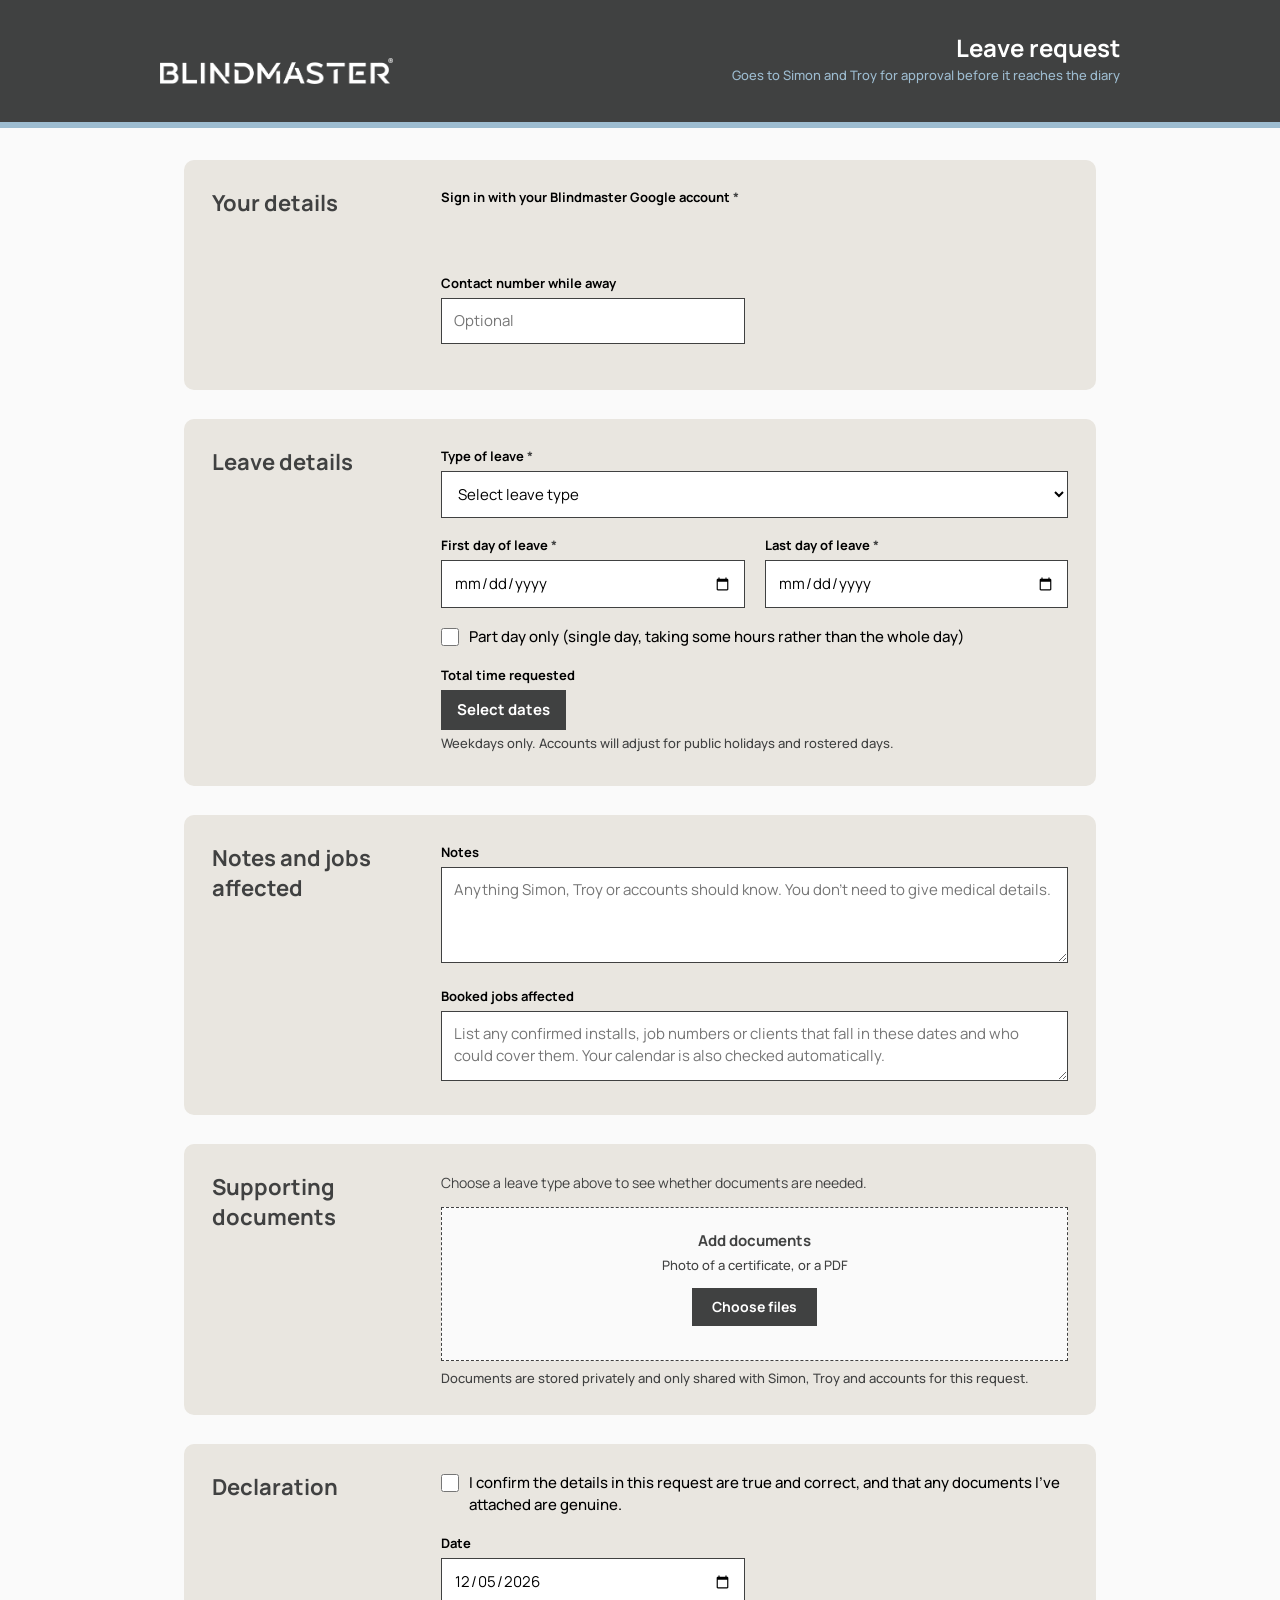
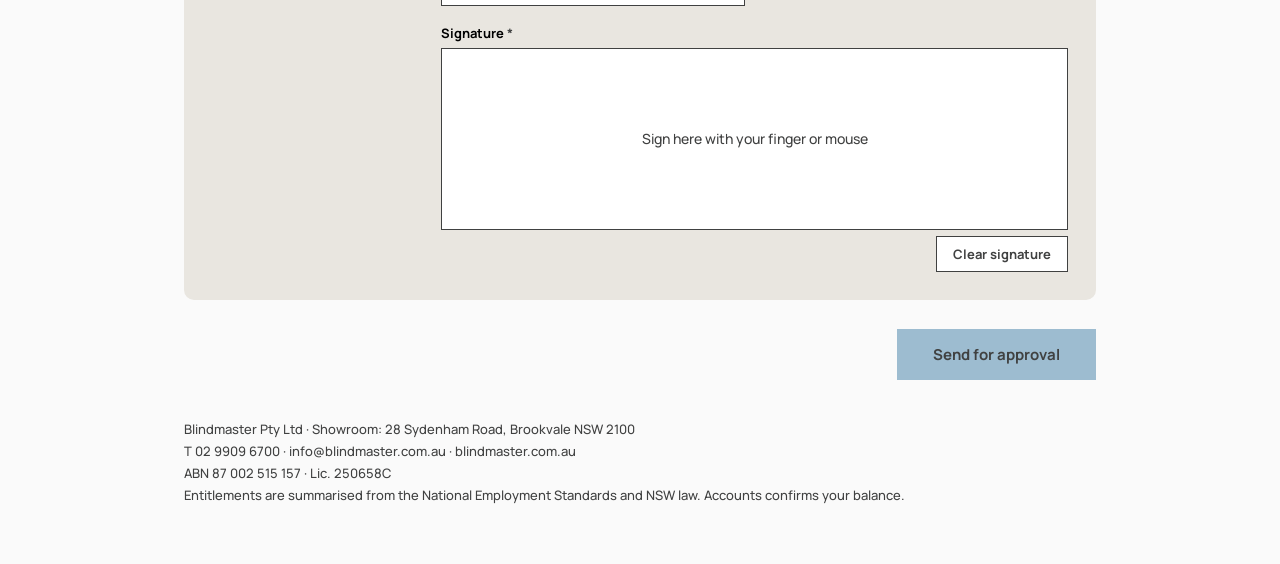
<file: leave.html>
<!DOCTYPE html>
<html lang="en">
<head>
<meta charset="UTF-8">
<meta name="viewport" content="width=device-width, initial-scale=1.0">
<title>Blindmaster | Leave Request</title>
<script src="https://accounts.google.com/gsi/client" async defer></script>
<link rel="preconnect" href="https://fonts.googleapis.com">
<link href="https://fonts.googleapis.com/css2?family=Manrope:wght@400;500;700&display=swap" rel="stylesheet">
<style>
  :root {
    --monument-grey: #404141;
    --pastel-blue: #9DBCD0;
    --sandstone: #E9E6E0;
    --natural-white: #FAFAFA;
    --black: #000000;
    --white: #FFFFFF;
    --space-inset: 28px;
    --space-gutter: 29px;
    --radius-card: 10px;
  }
  * { box-sizing: border-box; }
  body { margin: 0; font-family: Manrope, system-ui, sans-serif; font-weight: 400; font-size: 15px; line-height: 22px; background: var(--natural-white); color: var(--black); padding: 0 0 56px; }

  .header { background: var(--monument-grey); color: var(--white); padding: 32px 24px 44px; position: relative; overflow: hidden; }
  .header::after { content: ""; position: absolute; left: 0; right: 0; bottom: 0; height: 6px; background: var(--pastel-blue); }
  .header-inner { max-width: 960px; margin: 0 auto; display: flex; justify-content: space-between; align-items: flex-end; flex-wrap: wrap; gap: 16px; }
  .brand-mark { display: flex; flex-direction: column; gap: 10px; }
  .brand-logo { height: 26px; width: auto; display: block; }
  .doc-title { text-align: right; }
  .doc-title h1 { margin: 0; font-size: 24px; line-height: 32px; font-weight: 700; color: var(--white); }
  .doc-title .ref { font-size: 13px; line-height: 18px; font-weight: 500; color: var(--pastel-blue); margin-top: 2px; }

  .container { max-width: 960px; margin: 32px auto 0; padding: 0 24px; }

  .card { background: var(--sandstone); border-radius: var(--radius-card); padding: var(--space-inset); margin-bottom: var(--space-gutter); display: grid; grid-template-columns: 200px 1fr; gap: var(--space-gutter); }
  .section-title { margin: 0; font-size: 22px; line-height: 30px; font-weight: 700; color: var(--monument-grey); }
  .card-body { min-width: 0; }

  .grid { display: grid; grid-template-columns: 1fr 1fr; gap: 0 20px; }
  .field { margin-bottom: 18px; }
  .card-body > :last-child { margin-bottom: 0; }

  label { display: block; font-size: 13px; line-height: 18px; font-weight: 700; color: var(--black); margin-bottom: 6px; }
  .req { color: var(--monument-grey); }
  input[type="text"], input[type="date"], textarea, select {
    width: 100%; padding: 11px 12px; border: 1.5px solid var(--monument-grey); border-radius: 0;
    font-family: inherit; font-size: 15px; line-height: 22px; font-weight: 400; color: var(--black); background: var(--white);
  }
  input:focus-visible, textarea:focus-visible, select:focus-visible, button:focus-visible, .file-btn:focus-within {
    outline: 3px solid var(--monument-grey); outline-offset: 2px;
  }
  input[type="date"]:disabled { background: var(--natural-white); color: var(--monument-grey); }
  textarea { resize: vertical; min-height: 96px; }
  .hint { font-size: 13px; line-height: 18px; font-weight: 500; color: var(--monument-grey); margin-top: 4px; }

  .check-row { display: flex; align-items: flex-start; gap: 10px; font-size: 15px; line-height: 22px; font-weight: 500; color: var(--black); margin: 0 0 18px; cursor: pointer; }
  .check-row input { width: 18px; height: 18px; margin: 2px 0 0; accent-color: var(--monument-grey); flex-shrink: 0; }

  .info-box { background: var(--pastel-blue); color: var(--monument-grey); padding: 16px 18px; margin: 0 0 18px; font-size: 14px; line-height: 21px; font-weight: 500; }
  .info-box b { font-weight: 700; }
  .doc-panel { background: var(--white); color: var(--black); padding: 16px 18px; margin: 0 0 18px; font-size: 14px; line-height: 21px; }
  .doc-panel h4 { margin: 0 0 6px; font-size: 15px; line-height: 22px; font-weight: 700; color: var(--monument-grey); }
  .legal-note { font-size: 13px; line-height: 18px; font-weight: 500; color: var(--monument-grey); margin-top: 8px; }
  .media-tab-note { font-size: 14px; line-height: 21px; color: var(--monument-grey); margin-bottom: 14px; }

  .days-pill { display: inline-block; background: var(--monument-grey); color: var(--white); font-weight: 700; font-size: 15px; padding: 9px 16px; }

  .media-uploader { background: var(--natural-white); border: 1.5px dashed var(--monument-grey); padding: 22px; text-align: center; }
  .media-uploader.has-files { background: var(--pastel-blue); }
  .m-title { font-weight: 700; font-size: 15px; color: var(--monument-grey); margin-bottom: 2px; }
  .m-sub { font-size: 13px; font-weight: 500; color: var(--monument-grey); margin-bottom: 12px; }
  .file-input-wrap { display: inline-block; }
  .file-btn { display: inline-block; margin: 0; background: var(--monument-grey); color: var(--white); padding: 10px 20px; font-size: 14px; font-weight: 700; cursor: pointer; }
  .file-btn:hover { background: var(--black); }
  input[type="file"] { display: none; }
  .file-list { margin-top: 12px; text-align: left; }
  .file-chip { display: flex; align-items: center; justify-content: space-between; background: var(--white); padding: 8px 12px; margin-bottom: 6px; font-size: 14px; }
  .file-chip .fname { overflow: hidden; text-overflow: ellipsis; white-space: nowrap; }
  .remove-file { background: none; border: none; color: var(--monument-grey); cursor: pointer; font-weight: 700; font-size: 18px; line-height: 1; padding: 0 4px; }
  .remove-file:hover { color: var(--black); }

  .sig-pad-wrap { position: relative; border: 1.5px solid var(--monument-grey); background: var(--white); overflow: hidden; }
  .sig-pad { display: block; width: 100%; height: 180px; touch-action: none; cursor: crosshair; }
  .sig-pad-placeholder { position: absolute; top: 50%; left: 50%; transform: translate(-50%, -50%); color: var(--monument-grey); font-size: 14px; font-weight: 500; pointer-events: none; }
  .clear-sig-btn { background: var(--white); color: var(--monument-grey); border: 1.5px solid var(--monument-grey); padding: 8px 16px; font-family: inherit; font-size: 13px; font-weight: 700; cursor: pointer; }
  .clear-sig-btn:hover { background: var(--monument-grey); color: var(--white); }

  .status-banner { max-width: 960px; margin: 0 auto 16px; padding: 0 24px; }
  .status-banner .inner { display: none; padding: 16px 20px; font-size: 15px; line-height: 22px; font-weight: 700; white-space: pre-line; }
  .status-banner.error .inner { display: block; background: var(--monument-grey); color: var(--white); }
  .status-banner.success .inner { display: block; background: var(--pastel-blue); color: var(--monument-grey); }

  .submit-row { max-width: 960px; margin: 0 auto; padding: 0 24px; display: flex; justify-content: flex-end; }
  .btn-primary { background: var(--pastel-blue); color: var(--monument-grey); border: none; padding: 15px 36px; font-family: inherit; font-size: 15px; font-weight: 700; cursor: pointer; }
  .btn-primary:hover:not(:disabled) { background: var(--monument-grey); color: var(--white); }
  .btn-primary:disabled { opacity: 0.6; cursor: default; }

  .footer-note { max-width: 960px; margin: 40px auto 0; padding: 0 24px; font-size: 13px; line-height: 18px; font-weight: 500; color: var(--monument-grey); }
  .footer-note p { margin: 0 0 4px; }

  @media (max-width: 760px) {
    .card { grid-template-columns: 1fr; gap: 16px; padding: 22px 20px; }
    .grid { grid-template-columns: 1fr; }
    .header-inner { flex-direction: column; align-items: flex-start; }
    .doc-title { text-align: left; }
  }
  @media (prefers-reduced-motion: reduce) { * { transition: none !important; animation: none !important; } }
</style>
</head>
<body>

<div class="header">
  <div class="header-inner">
    <div class="brand-mark">
      <img src="[data-uri]" alt="Blindmaster" class="brand-logo">
    </div>
    <div class="doc-title">
      <h1>Leave request</h1>
      <div class="ref">Goes to Simon and Troy for approval before it reaches the diary</div>
    </div>
  </div>
</div>

<div class="container">

  <!-- 1 YOUR DETAILS -->
  <div class="card">
    <h2 class="section-title">Your details</h2>
    <div class="card-body">
    <div class="grid">
      <div class="field" style="grid-column:1/-1">
        <label>Sign in with your Blindmaster Google account <span class="req">*</span></label>
        <div id="signinBox" style="display:flex;align-items:center;gap:14px;flex-wrap:wrap;min-height:44px">
          <div id="gsiBtn"></div>
          <span id="whoami" style="font-weight:700"></span>
          <button type="button" id="signOutBtn" style="display:none;background:none;border:0;text-decoration:underline;font:inherit;cursor:pointer;padding:0" onclick="signOutLeave()">Not you?</button>
        </div>
        <input type="hidden" id="employee"><input type="hidden" id="email">
      </div>
      <div class="field">
        <label>Contact number while away</label>
        <input type="text" id="phone" inputmode="tel" placeholder="Optional">
      </div>
    </div>
    </div>
  </div>

  <!-- 2 LEAVE DETAILS -->
  <div class="card">
    <h2 class="section-title">Leave details</h2>
    <div class="card-body">

    <div class="field">
      <label>Type of leave <span class="req">*</span></label>
      <select id="leaveType" onchange="onTypeChange()"><option value="" disabled selected>Select leave type</option></select>
    </div>
    <div id="typeInfo" class="info-box" style="display:none;"></div>

    <div class="field" id="personalReasonWrap" style="display:none;">
      <label>Reason <span class="req">*</span></label>
      <select id="personalReason">
        <option value="" disabled selected>Select reason</option>
        <option>My own illness or injury</option>
        <option>Caring for a family or household member who is sick or injured</option>
        <option>Unexpected family or household emergency</option>
      </select>
    </div>

    <div class="grid">
      <div class="field">
        <label>First day of leave <span class="req">*</span></label>
        <input type="date" id="startDate" onchange="onDatesChange('start')">
      </div>
      <div class="field">
        <label>Last day of leave <span class="req">*</span></label>
        <input type="date" id="endDate" onchange="onDatesChange('end')">
      </div>
    </div>

    <label class="check-row"><input type="checkbox" id="partDay" onchange="onPartDayChange()"> <span>Part day only (single day, taking some hours rather than the whole day)</span></label>

    <div id="partDayTimes" class="grid" style="display:none;">
      <div class="field">
        <label>Leaving at <span class="req">*</span></label>
        <select id="leaveFrom" onchange="updateDays()"></select>
      </div>
      <div class="field">
        <label>Back at</label>
        <select id="leaveTo" onchange="updateDays()"></select>
        <div class="hint">Leave this as the end of the day if you're away until finish.</div>
      </div>
    </div>

    <div class="field" style="margin-bottom:6px;">
      <label>Total time requested</label>
      <span class="days-pill" id="daysPill">Select dates</span>
      <div class="hint">Weekdays only. Accounts will adjust for public holidays and rostered days.</div>
    </div>
    </div>
  </div>

  <!-- 3 NOTES -->
  <div class="card">
    <h2 class="section-title">Notes and jobs affected</h2>
    <div class="card-body">
    <div class="field">
      <label>Notes <span class="req" id="notesReq" style="display:none;">*</span></label>
      <textarea id="notes" placeholder="Anything Simon, Troy or accounts should know. You don't need to give medical details."></textarea>
    </div>
    <div class="field" style="margin-bottom:0;">
      <label>Booked jobs affected</label>
      <textarea id="jobsAffected" style="min-height:70px;" placeholder="List any confirmed installs, job numbers or clients that fall in these dates and who could cover them. Your calendar is also checked automatically."></textarea>
    </div>
    </div>
  </div>

  <!-- 4 DOCUMENTS -->
  <div class="card">
    <h2 class="section-title">Supporting documents</h2>
    <div class="card-body">
    <div id="docPanel" class="doc-panel" style="display:none;"></div>
    <div id="docEmpty" class="media-tab-note">Choose a leave type above to see whether documents are needed.</div>

    <label class="check-row" id="docsLaterWrap" style="display:none;"><input type="checkbox" id="docsLater"> <span>I can't attach this now. I'll give it to Jan or accounts as soon as I have it.</span></label>

    <div class="media-uploader" id="uploader-docs" style="margin-bottom:0;">
            <div class="m-title">Add documents</div>
      <div class="m-sub">Photo of a certificate, or a PDF</div>
      <div class="file-input-wrap">
        <label class="file-btn" for="docInput">Choose files</label>
        <input type="file" id="docInput" accept="image/*,application/pdf" multiple onchange="handleDocs(this.files)">
      </div>
      <div class="file-list" id="fileList-docs"></div>
    </div>
    <div class="legal-note" id="privacyNote">Documents are stored privately and only shared with Simon, Troy and accounts for this request.</div>
    </div>
  </div>

  <!-- 5 DECLARATION -->
  <div class="card">
    <h2 class="section-title">Declaration</h2>
    <div class="card-body">
    <label class="check-row"><input type="checkbox" id="declare"> <span>I confirm the details in this request are true and correct, and that any documents I've attached are genuine.</span></label>
    <div class="grid">
      <div class="field">
        <label>Date</label>
        <input type="date" id="signDate">
      </div>
    </div>
    <div class="field">
      <label>Signature <span class="req">*</span></label>
      <div class="sig-pad-wrap">
        <canvas id="sigPad" class="sig-pad" width="800" height="180"></canvas>
        <div class="sig-pad-placeholder" id="sigPlaceholder">Sign here with your finger or mouse</div>
      </div>
      <div style="display:flex; justify-content:flex-end; margin-top:6px;">
        <button type="button" class="clear-sig-btn" onclick="clearSignature()">Clear signature</button>
      </div>
    </div>
    </div>
  </div>

</div>

<div id="statusBanner" class="status-banner"><div class="inner" id="statusBannerInner"></div></div>

<div class="submit-row">
  <button type="button" id="submitBtn" class="btn-primary" onclick="submitRequest()">Send for approval</button>
</div>

<div class="footer-note">
  <p>Blindmaster Pty Ltd &middot; Showroom: 28 Sydenham Road, Brookvale NSW 2100</p>
  <p>T 02 9909 6700 &middot; info@blindmaster.com.au &middot; blindmaster.com.au</p>
  <p>ABN 87 002 515 157 &middot; Lic. 250658C</p>
  <p>Entitlements are summarised from the National Employment Standards and NSW law. Accounts confirms your balance.</p>
</div>

<script>
  // Requests go straight into the Blindmaster Field App (same leave list, approval, calendar and leave register as the app).
  const FIELD_APP_URL = 'https://script.google.com/macros/s/AKfycby8NMk1Bs9bwDznUcBFfhYP5kr2JkDIDi2_Oe8kHKwl2ZFJxBfRrTaCS3n-is8HAkGwnA/exec';
  const GOOGLE_CLIENT_ID = '109655414089-70sej679mor7qm4kjfs42djvitfjnrjg.apps.googleusercontent.com';
  let idToken = '', idTokenExp = 0;

  // ---------- sign in (Google, same as the app) ----------
  function decodeJwt(t) { try { return JSON.parse(atob(t.split('.')[1].replace(/-/g, '+').replace(/_/g, '/'))); } catch (e) { return {}; } }
  function initSignIn() {
    if (!window.google || !google.accounts || !google.accounts.id) { setTimeout(initSignIn, 200); return; }
    google.accounts.id.initialize({ client_id: GOOGLE_CLIENT_ID, callback: onCredential, auto_select: true });
    google.accounts.id.renderButton(document.getElementById('gsiBtn'), { theme: 'outline', size: 'large', text: 'signin_with' });
    google.accounts.id.prompt();
  }
  async function onCredential(resp) {
    const c = decodeJwt(resp.credential);
    idToken = resp.credential; idTokenExp = (c.exp || 0) * 1000;
    document.getElementById('whoami').textContent = 'Checking ' + (c.email || '') + '…';
    try {
      const r = await fetch(FIELD_APP_URL + '?action=me&idToken=' + encodeURIComponent(idToken), { redirect: 'follow' }).then(x => x.json());
      if (!r.ok) throw new Error(r.error || 'Not recognised');
      document.getElementById('employee').value = r.user.name;
      document.getElementById('email').value = r.user.email;
      document.getElementById('whoami').textContent = r.user.name + ' · ' + r.user.email;
      document.getElementById('gsiBtn').style.display = 'none';
      document.getElementById('signOutBtn').style.display = 'inline';
      clearBanner();
    } catch (e) {
      idToken = '';
      document.getElementById('whoami').textContent = '';
      showBanner('error', 'That Google account isn\'t on the Blindmaster staff list (' + describeError(e) + '). Sign in with your work account, or ask Simon or Troy to add you.');
    }
  }
  function signOutLeave() {
    try { google.accounts.id.disableAutoSelect(); } catch (e) {}
    idToken = ''; document.getElementById('employee').value = ''; document.getElementById('email').value = '';
    document.getElementById('whoami').textContent = ''; document.getElementById('signOutBtn').style.display = 'none';
    document.getElementById('gsiBtn').style.display = '';
  }

  // evidence: 'none' | 'required' (can be marked "to follow")
  const LEAVE_TYPES = [
    { id: 'annual', label: 'Annual leave', paid: 'Paid', evidence: 'none',
      info: 'Full-time and part-time employees build up 4 weeks a year (5 for some shiftworkers). Please give as much notice as you can, especially in busy install periods.',
      docs: '' },
    { id: 'personal', label: "Personal / carer's leave (sick or caring)", paid: 'Paid', evidence: 'required', reason: true,
      info: "10 days a year for full-time employees (pro rata for part-time), and unused days carry over. For your own illness or injury, or to care for an immediate family or household member who is sick, injured or has an unexpected emergency. Casuals can take unpaid carer's leave instead.",
      docs: "A medical certificate from a registered health practitioner, or a statutory declaration if you couldn't see one. We can ask for evidence that would satisfy a reasonable person. If you're caring for someone, it can be about them." },
    { id: 'carers_unpaid', label: "Unpaid carer's leave (2 days per occasion)", paid: 'Unpaid', evidence: 'required',
      info: 'Up to 2 days per occasion, for everyone including casuals, when you need to care for an immediate family or household member who is sick, injured or has an unexpected emergency, and you have no paid personal leave left or you are casual.',
      docs: 'A medical certificate for the person you are caring for, or a statutory declaration.' },
    { id: 'compassionate', label: 'Compassionate leave', paid: 'Paid (unpaid for casuals)', evidence: 'required',
      info: '2 days per occasion when an immediate family or household member dies, or has a life-threatening illness or injury.',
      docs: 'A death certificate, funeral notice or order of service, a letter from a hospital or doctor, or a statutory declaration.' },
    { id: 'fdv', label: 'Family and domestic violence leave', paid: 'Paid', evidence: 'required', confidential: true,
      info: "10 days paid leave in each 12 months, for all employees including casuals. It covers time to deal with the impact of family or domestic violence, such as medical appointments, court, counselling or relocating. This leave type won't show on the team calendar.",
      docs: "Only what is needed. Any document that would satisfy a reasonable person, such as a police report, court order, letter from a doctor, counsellor, support service or lawyer, or a statutory declaration. Need support? 1800RESPECT: 1800 737 732." },
    { id: 'lsl', label: 'Long service leave (NSW)', paid: 'Paid', evidence: 'none',
      info: "Under the Long Service Leave Act 1955 (NSW), generally 2 months after 10 years of continuous service. Accounts will confirm your entitlement and balance. Please give as much notice as possible (usually at least a month) and say in the notes if you want it in one block or several.",
      docs: '' },
    { id: 'parental', label: 'Parental leave (birth, adoption, special maternity)', paid: 'Unpaid (Government pay claimed separately)', evidence: 'required',
      info: 'Up to 12 months unpaid (with a right to request another 12) once you have 12 months of service. Government Paid Parental Leave is claimed through Services Australia. Usual notice is at least 10 weeks before starting, then confirm dates at least 4 weeks before. Special maternity leave covers pregnancy-related illness or the end of a pregnancy.',
      docs: 'A medical certificate showing the expected due date (or the birth), adoption or placement documents, or for special maternity leave, a medical certificate.' },
    { id: 'community', label: 'Community service leave (jury service, RFS/SES and similar)', paid: 'Unpaid (make-up pay for jury service)', evidence: 'required',
      info: 'For jury service and voluntary emergency management work such as RFS or SES callouts. Full-time and part-time employees get make-up pay for the first 10 days of jury service (the difference between jury pay and normal pay).',
      docs: 'Jury summons and attendance certificate, or a letter from the emergency services organisation.' },
    { id: 'defence', label: 'Defence Reserve leave', paid: 'Unpaid', evidence: 'required',
      info: 'Unpaid leave for Australian Defence Force Reserve service, under the Defence Reserve Service (Protection) Act 2001. Usually up to 4 weeks a year (8 in your first year) without needing to use other leave.',
      docs: 'Your orders, or a notice or letter from the Defence Force about the service.' },
    { id: 'publicholiday', label: 'Public holiday absence request', paid: 'Unpaid', evidence: 'none',
      info: "Use this if you've been asked to work on a public holiday and want to be absent. Employees can refuse a request to work a public holiday if the refusal is reasonable.",
      docs: '' },
    { id: 'tilo', label: 'Time off in lieu / rostered day off', paid: 'By agreement', evidence: 'none',
      info: 'Not a statutory leave type. Only available by agreement with Simon or Troy for time you have already worked or accrued.',
      docs: '' },
    { id: 'unpaid', label: 'Leave without pay (by agreement)', paid: 'Unpaid', evidence: 'none',
      info: 'Not a legal entitlement. It needs approval and may affect your leave accruals.',
      docs: '' },
    { id: 'other', label: 'Other (explain in notes)', paid: '', evidence: 'none', notesRequired: true,
      info: 'Please explain what you need in the notes below.',
      docs: '' }
  ];

  const docStore = [];

  // ---------- setup ----------
  function buildTimeOptions(selectedDefault) {
    let html = '';
    for (let h = 5; h <= 18; h++) {
      const maxMinute = (h === 18) ? 0 : 45;
      for (let m = 0; m <= maxMinute; m += 15) {
        const v = String(h).padStart(2, '0') + ':' + String(m).padStart(2, '0');
        html += '<option value="' + v + '"' + (v === selectedDefault ? ' selected' : '') + '>' + v + '</option>';
      }
    }
    return html;
  }

  window.addEventListener('DOMContentLoaded', () => {
    initSignIn();

    const lt = document.getElementById('leaveType');
    LEAVE_TYPES.forEach(t => { const o = document.createElement('option'); o.value = t.id; o.textContent = t.label; lt.appendChild(o); });

    document.getElementById('leaveFrom').innerHTML = buildTimeOptions('12:00');
    document.getElementById('leaveTo').innerHTML = buildTimeOptions('18:00');
    document.getElementById('signDate').value = new Date().toISOString().split('T')[0];


    initSignaturePad();
  });

  function getType() {
    const id = document.getElementById('leaveType').value;
    return LEAVE_TYPES.find(t => t.id === id) || null;
  }

  function onTypeChange() {
    const t = getType();
    const info = document.getElementById('typeInfo');
    const panel = document.getElementById('docPanel');
    const empty = document.getElementById('docEmpty');
    const laterWrap = document.getElementById('docsLaterWrap');

    document.getElementById('personalReasonWrap').style.display = (t && t.reason) ? 'block' : 'none';
    document.getElementById('notesReq').style.display = (t && t.notesRequired) ? 'inline' : 'none';

    if (!t) return;

    const cls = t.paid.toLowerCase().startsWith('unpaid') ? 'unpaid' : 'paid';
    info.innerHTML = (t.paid ? '<b>' + t.paid + '.</b> ' : '') + t.info;
    info.style.display = 'block';

    empty.style.display = 'none';
    panel.style.display = 'block';
    if (t.evidence === 'required') {
      panel.innerHTML = '<h4>Documents needed for this leave</h4>' + t.docs +
        '<br><span class="legal-note">You can attach them now, or tick the box below and hand them in as soon as you have them. Retrospective leave (like a sick day) often means getting the certificate afterwards.</span>';
      laterWrap.style.display = 'flex';
    } else {
      panel.innerHTML = '<h4>No documents needed</h4>Nothing is legally required for this leave type. You can still attach anything useful below.';
      laterWrap.style.display = 'none';
      document.getElementById('docsLater').checked = false;
    }
    document.getElementById('privacyNote').textContent = t.confidential
      ? 'Handled confidentially. These documents are only shared with Simon, Troy and accounts for this request, and the team calendar will just show "On leave".'
      : 'Documents are stored privately and only shared with Simon, Troy and accounts for this request.';
  }

  // ---------- dates ----------
  function parseDate(v) { const [y, m, d] = v.split('-').map(Number); return new Date(y, m - 1, d); }

  function onDatesChange(which) {
    const s = document.getElementById('startDate');
    const e = document.getElementById('endDate');
    if (document.getElementById('partDay').checked) e.value = s.value;
    else if (s.value && (!e.value || e.value < s.value)) e.value = s.value;
    updateDays();
  }

  function onPartDayChange() {
    const part = document.getElementById('partDay').checked;
    document.getElementById('partDayTimes').style.display = part ? 'grid' : 'none';
    const e = document.getElementById('endDate');
    e.disabled = part;
    if (part) e.value = document.getElementById('startDate').value;
    updateDays();
  }

  function calcDaysLabel() {
    const sv = document.getElementById('startDate').value;
    const ev = document.getElementById('endDate').value;
    if (!sv || !ev) return '';
    if (document.getElementById('partDay').checked) {
      const f = document.getElementById('leaveFrom').value.split(':').map(Number);
      const t = document.getElementById('leaveTo').value.split(':').map(Number);
      const mins = (t[0] * 60 + t[1]) - (f[0] * 60 + f[1]);
      if (mins <= 0) return '';
      const h = Math.floor(mins / 60), m = mins % 60;
      return (h ? h + (h === 1 ? ' hour' : ' hours') : '') + (h && m ? ' ' : '') + (m ? m + ' min' : '') + ' (part day)';
    }
    const s = parseDate(sv), e = parseDate(ev);
    if (e < s) return '';
    let count = 0;
    for (let d = new Date(s); d <= e; d.setDate(d.getDate() + 1)) {
      const wd = d.getDay();
      if (wd !== 0 && wd !== 6) count++;
    }
    return count + (count === 1 ? ' working day' : ' working days');
  }

  function updateDays() {
    const label = calcDaysLabel();
    document.getElementById('daysPill').textContent = label || 'Select dates';
  }

  // ---------- documents ----------
  function handleDocs(fileList) {
    Array.from(fileList).forEach(f => docStore.push(f));
    document.getElementById('docInput').value = '';
    renderDocs();
  }
  function renderDocs() {
    const c = document.getElementById('fileList-docs');
    c.innerHTML = '';
    document.getElementById('uploader-docs').classList.toggle('has-files', docStore.length > 0);
    docStore.forEach((f, i) => {
      const chip = document.createElement('div');
      chip.className = 'file-chip';
      const nm = document.createElement('span');
      nm.className = 'fname';
      nm.textContent = f.name;
      const rm = document.createElement('button');
      rm.type = 'button'; rm.className = 'remove-file'; rm.innerHTML = '&times;';
      rm.onclick = () => { docStore.splice(i, 1); renderDocs(); };
      chip.appendChild(nm); chip.appendChild(rm);
      c.appendChild(chip);
    });
  }

  function fileToDataUrl(file) {
    return new Promise((resolve, reject) => {
      const r = new FileReader();
      r.onload = () => resolve(r.result);
      r.onerror = reject;
      r.readAsDataURL(file);
    });
  }

  // Shrinks phone photos before upload so submissions stay fast. PDFs pass through untouched.
  async function prepareFile(file) {
    const original = await fileToDataUrl(file);
    if (!file.type.startsWith('image/')) return { name: file.name, dataUrl: original };
    try {
      const img = await new Promise((res, rej) => { const i = new Image(); i.onload = () => res(i); i.onerror = rej; i.src = original; });
      const max = 1800;
      const scale = Math.min(1, max / Math.max(img.width, img.height));
      const c = document.createElement('canvas');
      c.width = Math.round(img.width * scale);
      c.height = Math.round(img.height * scale);
      c.getContext('2d').drawImage(img, 0, 0, c.width, c.height);
      const name = file.name.replace(/\.[^.]+$/, '') + '.jpg';
      return { name, dataUrl: c.toDataURL('image/jpeg', 0.85) };
    } catch (e) {
      return { name: file.name, dataUrl: original };
    }
  }

  // ---------- banner ----------
  function showBanner(type, message) {
    const banner = document.getElementById('statusBanner');
    banner.className = 'status-banner ' + type;
    document.getElementById('statusBannerInner').textContent = message;
    banner.scrollIntoView({ behavior: 'smooth', block: 'center' });
  }
  function clearBanner() {
    document.getElementById('statusBanner').className = 'status-banner';
    document.getElementById('statusBannerInner').textContent = '';
  }
  function describeError(err) {
    if (!err) return 'Unknown error';
    if (typeof err === 'string') return err;
    return err.message || String(err);
  }

  // ---------- submit ----------
  async function submitRequest() {
    clearBanner();
    const t = getType();
    const missing = [];

    if (!idToken || !document.getElementById('email').value) missing.push('Sign in with your Blindmaster Google account (top of the form)');
    else if (idTokenExp && idTokenExp < Date.now() + 60000) { signOutLeave(); missing.push('Your sign-in has timed out. Sign in again at the top of the form'); }
    const email = document.getElementById('email').value.trim();
    if (!t) missing.push('Type of leave');
    if (t && t.reason && !document.getElementById('personalReason').value) missing.push('Reason for personal / carer\'s leave');

    const sv = document.getElementById('startDate').value;
    const ev = document.getElementById('endDate').value;
    if (!sv) missing.push('First day of leave');
    if (!ev) missing.push('Last day of leave');
    if (sv && ev && ev < sv) missing.push('Last day can\'t be before the first day');
    const part = document.getElementById('partDay').checked;
    if (part && calcDaysLabel() === '') missing.push('"Back at" must be later than "Leaving at"');

    if (t && t.notesRequired && !document.getElementById('notes').value.trim()) missing.push('Notes (please explain the leave)');
    if (t && t.evidence === 'required' && docStore.length === 0 && !document.getElementById('docsLater').checked) {
      missing.push('Supporting documents (attach them, or tick that you will provide them later)');
    }
    if (!document.getElementById('declare').checked) missing.push('Tick the declaration');
    if (!hasSignature) missing.push('Signature');

    if (missing.length) {
      showBanner('error', 'Please fix the following before sending:\n\n' + missing.map(m => '\u2022 ' + m).join('\n'));
      return;
    }

    const btn = document.getElementById('submitBtn');
    btn.disabled = true;
    btn.textContent = 'Sending...';
    showBanner('success', 'Sending your request. This can take a little longer with photos attached. Please keep this page open.');

    try {
      let docs = [];
      try {
        for (const f of docStore) docs.push(await prepareFile(f));
      } catch (e) {
        throw new Error('Could not read one of the attached documents: ' + describeError(e));
      }
      const body = {
        action: 'leaveForm', idToken: idToken,
        phone: document.getElementById('phone').value.trim(),
        leaveTypeId: t.id, leaveTypeLabel: t.label,
        personalReason: t.reason ? document.getElementById('personalReason').value : '',
        startDate: sv, endDate: part ? sv : ev, partDay: part ? 'yes' : '',
        startTime: part ? document.getElementById('leaveFrom').value : '', endTime: part ? document.getElementById('leaveTo').value : '',
        notes: document.getElementById('notes').value.trim(), jobsAffected: document.getElementById('jobsAffected').value.trim(),
        docsLater: document.getElementById('docsLater').checked ? 'yes' : '', declare: 'yes',
        signDate: document.getElementById('signDate').value, signatureDataUrl: document.getElementById('sigPad').toDataURL('image/png'),
        docs: docs
      };

      let response;
      try {
        // plain text body: Apps Script can't answer a CORS preflight
        response = await fetch(FIELD_APP_URL, { method: 'POST', redirect: 'follow', headers: { 'Content-Type': 'text/plain;charset=utf-8' }, body: JSON.stringify(body) });
      } catch (netErr) {
        throw new Error('Could not reach the server. Check your connection and try again.');
      }
      let result;
      try { result = await response.json(); }
      catch (e) { throw new Error('The server sent back something unexpected (HTTP ' + response.status + '). Try again shortly, or tell Jan.'); }
      result.success = result.ok; result.requestId = result.id;

      if (result.success) {
        showBanner('success', 'Request sent. Reference ' + result.requestId + '.\n\nSimon and Troy have been notified. You will get an email at ' + email + ' when it is decided. You can also see it in the Field App under Me › Leave.' + (result.warning ? '\n\n' + result.warning : ''));
        btn.textContent = 'Sent';
      } else {
        showBanner('error', 'Could not send: ' + (result.error || 'unknown error') + (/sign in|expired/i.test(result.error || '') ? '\n\nSign in again at the top of the form, then press Send.' : ''));
        btn.disabled = false; btn.textContent = 'Send for approval';
      }
    } catch (err) {
      showBanner('error', describeError(err));
      btn.disabled = false; btn.textContent = 'Send for approval';
    }
  }

  // ---------- signature pad ----------
  let sigCtx = null, isDrawing = false, hasSignature = false;

  function initSignaturePad() {
    const canvas = document.getElementById('sigPad');
    const placeholder = document.getElementById('sigPlaceholder');
    sigCtx = canvas.getContext('2d');

    function size() {
      const ratio = window.devicePixelRatio || 1;
      const r = canvas.getBoundingClientRect();
      if (!r.width || !r.height) return;
      const w = Math.round(r.width * ratio), h = Math.round(r.height * ratio);
      if (canvas.width === w && canvas.height === h) return;
      canvas.width = w; canvas.height = h;
      sigCtx.scale(ratio, ratio);
      sigCtx.strokeStyle = '#0B1E3D';
      sigCtx.lineWidth = 2.2;
      sigCtx.lineCap = 'round';
      sigCtx.lineJoin = 'round';
      hasSignature = false;
      placeholder.style.display = 'block';
    }
    size();
    if (window.ResizeObserver) new ResizeObserver(size).observe(canvas);
    else { window.addEventListener('resize', size); setTimeout(size, 300); }

    function pos(e) { const r = canvas.getBoundingClientRect(); return { x: e.clientX - r.left, y: e.clientY - r.top }; }

    canvas.addEventListener('pointerdown', e => {
      e.preventDefault();
      canvas.setPointerCapture(e.pointerId);
      isDrawing = true; hasSignature = true;
      placeholder.style.display = 'none';
      const p = pos(e);
      sigCtx.beginPath(); sigCtx.moveTo(p.x, p.y);
    });
    canvas.addEventListener('pointermove', e => {
      if (!isDrawing) return;
      e.preventDefault();
      const p = pos(e);
      sigCtx.lineTo(p.x, p.y); sigCtx.stroke();
    });
    ['pointerup', 'pointercancel', 'pointerleave'].forEach(ev => canvas.addEventListener(ev, () => { isDrawing = false; }));
  }

  function clearSignature() {
    const canvas = document.getElementById('sigPad');
    sigCtx.save();
    sigCtx.setTransform(1, 0, 0, 1, 0, 0);
    sigCtx.clearRect(0, 0, canvas.width, canvas.height);
    sigCtx.restore();
    hasSignature = false;
    document.getElementById('sigPlaceholder').style.display = 'block';
  }
</script>

</body>
</html>
</file>
